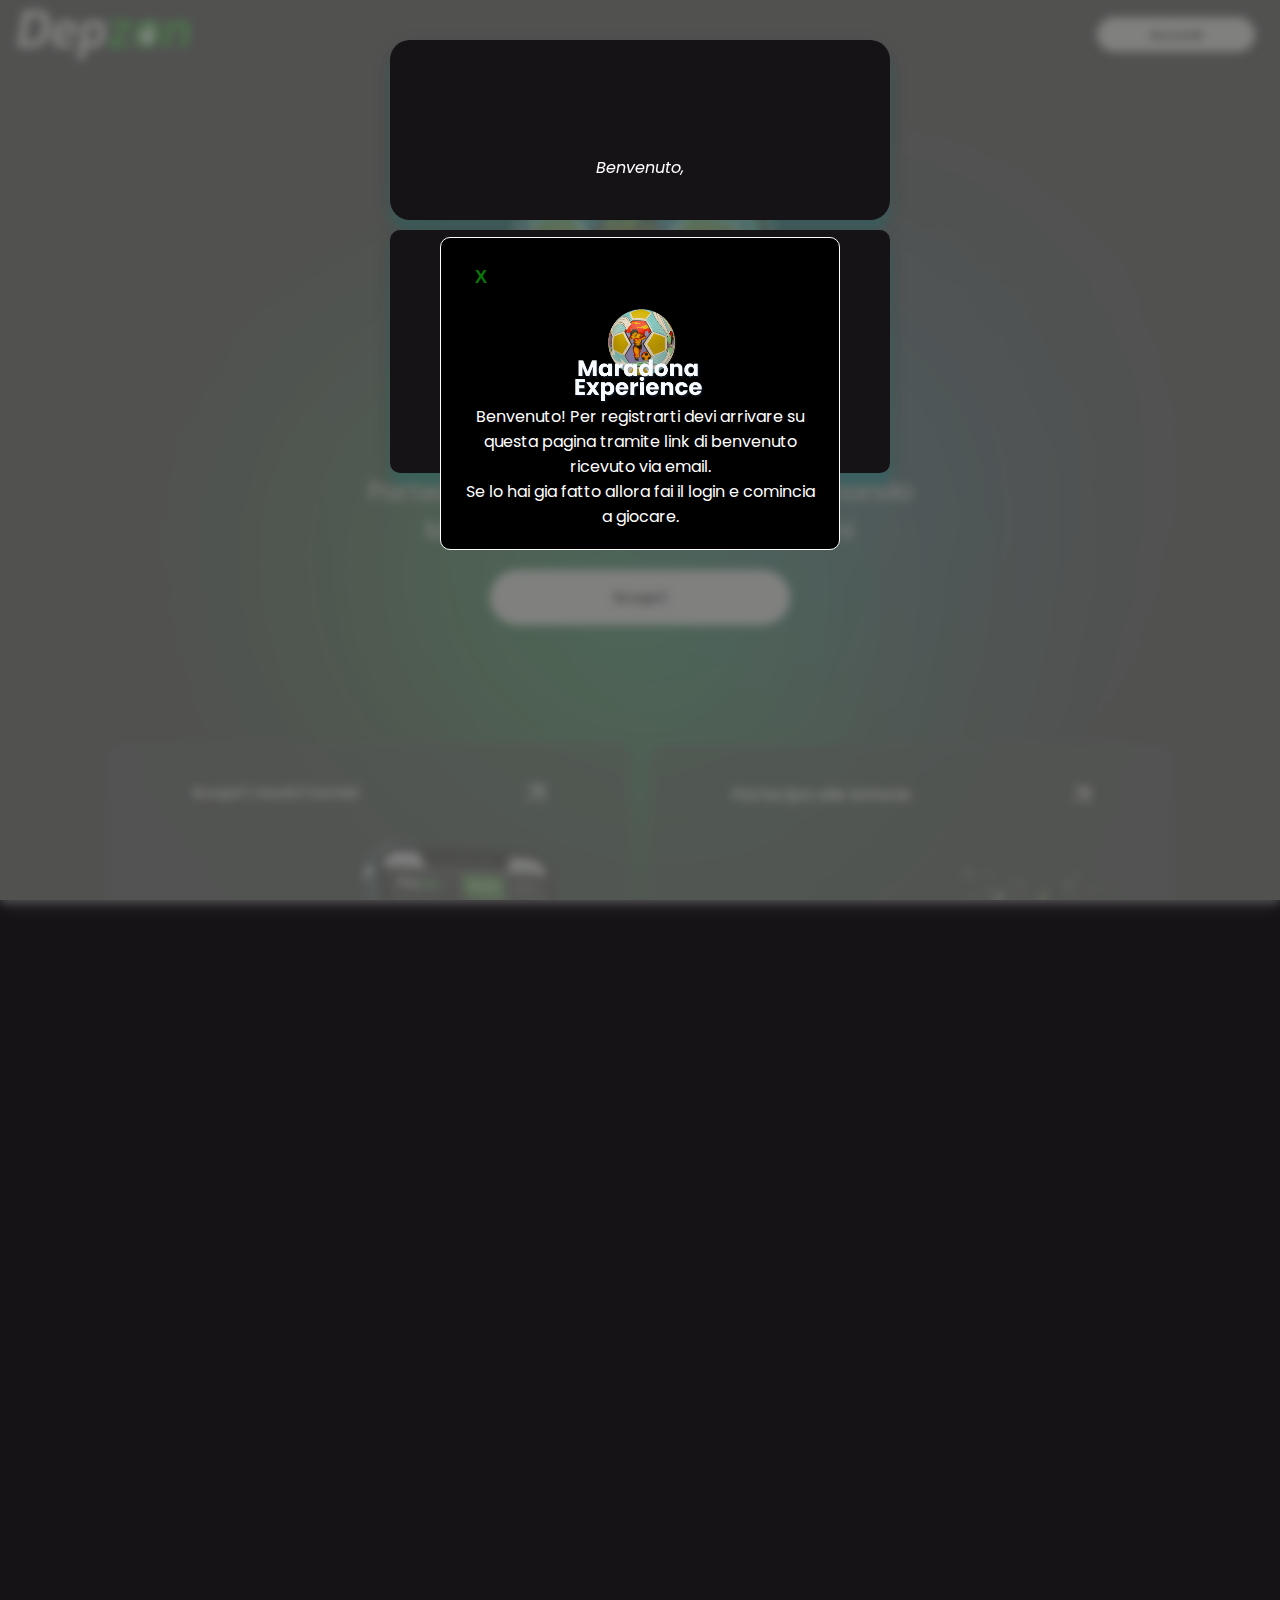
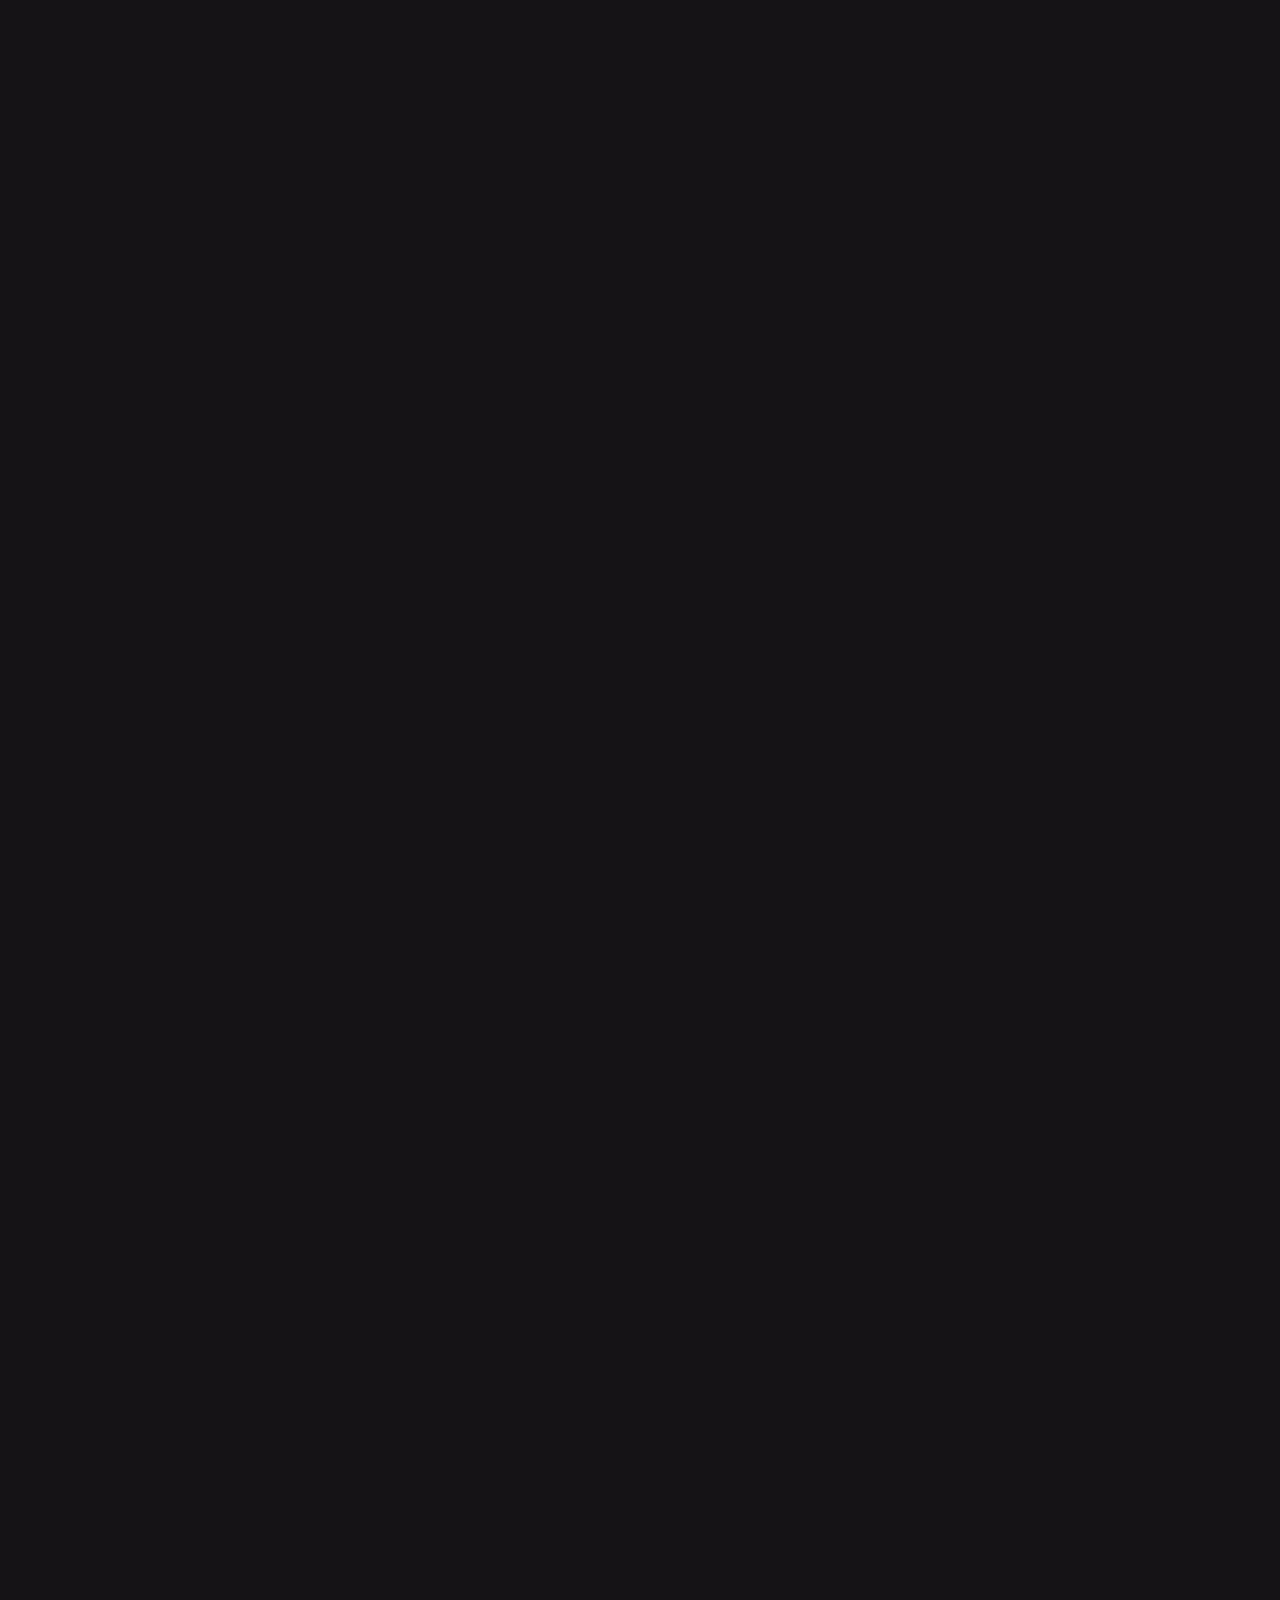
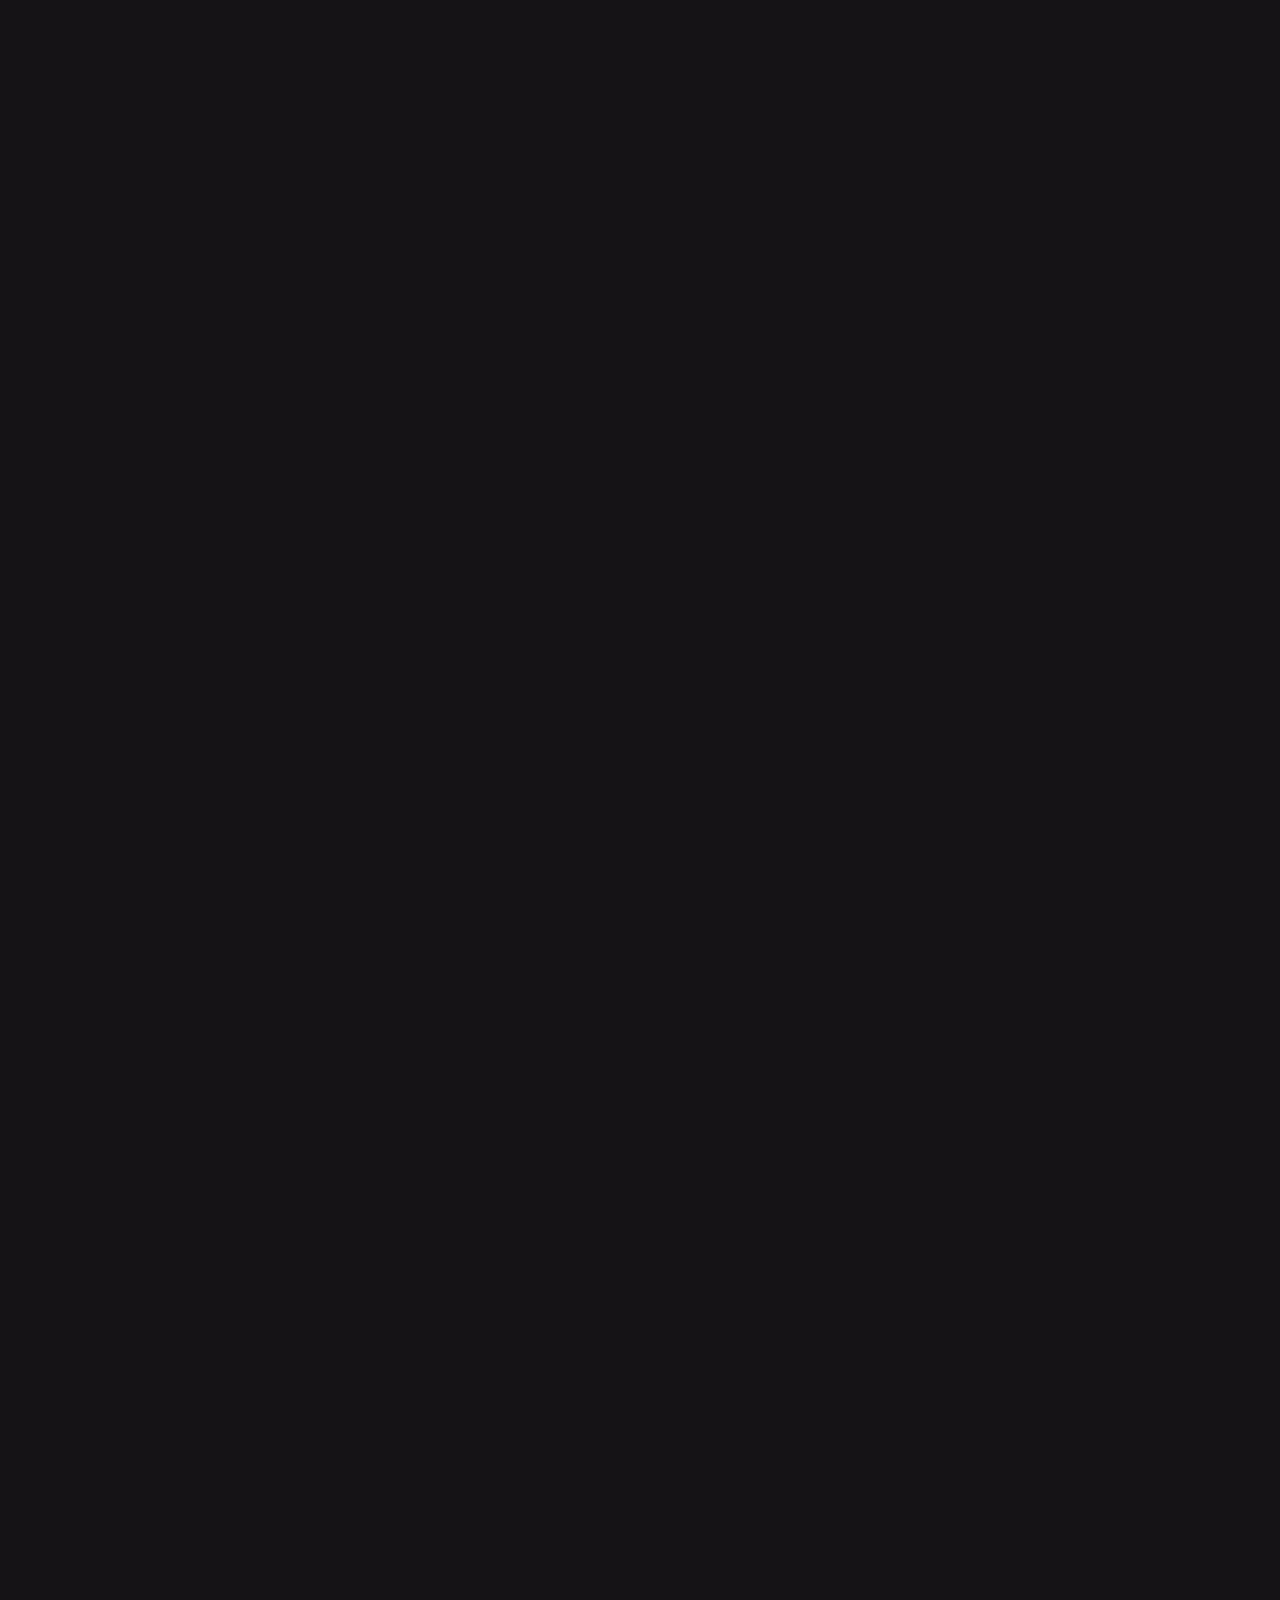
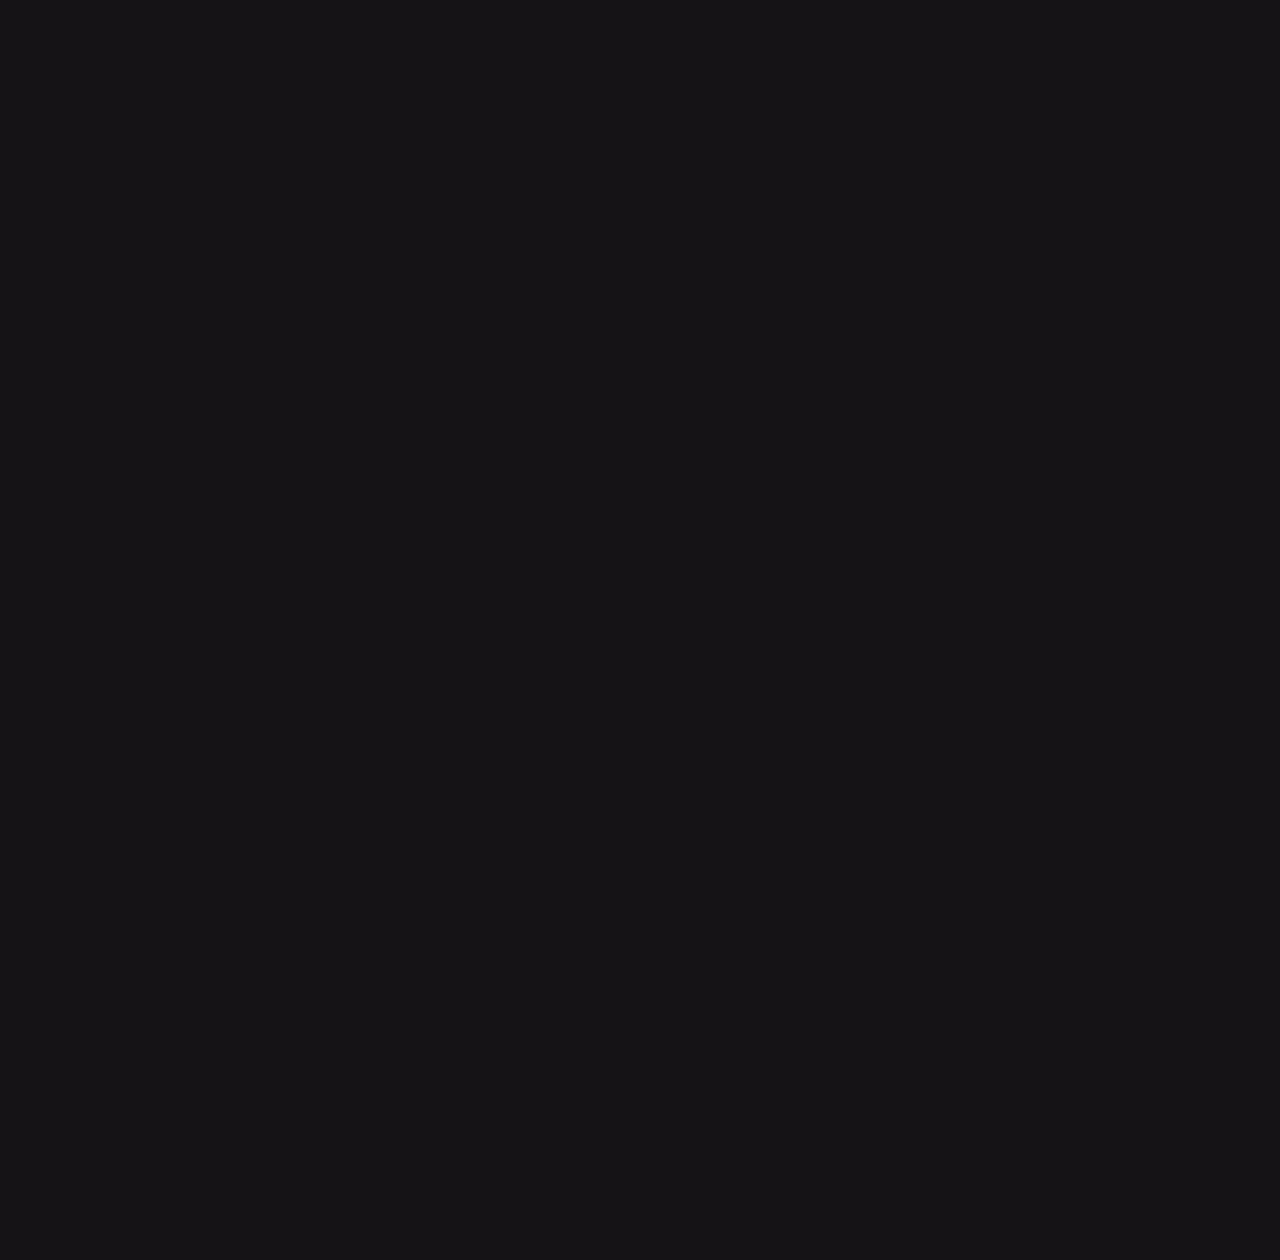
<file: index.html>
<!DOCTYPE html>
<html lang="it">
  <head>
    <meta charset="UTF-8" />
    <meta name="viewport" content="width=device-width, initial-scale=1.0" />
    <title>Maradona Experience</title>
    <link rel="stylesheet" href="css/overlay.css" />
    <link rel="stylesheet" href="css/style.css" />
    <link rel="stylesheet" href="css/queries.css" />
    <link rel="stylesheet" href="css/background.css" />
    <link rel="stylesheet" href="css/loginForm.css" />
    <link rel="stylesheet" href="https://cdnjs.cloudflare.com/ajax/libs/font-awesome/6.0.0-beta3/css/all.min.css" />
  </head>

  <body>
    <div id="overlay-container">
      <div class="overlay">
        
        <div class="overlay_header" id="top">
          <div class="overlay_header_img"></div>
          <img src="./images/Depzon.png" alt="logo-depzon" class="overlay_img" />
          <p>Benvenuto, <span id="name"></span></p>
        </div>

        <div class="overlay-content">
          <div class="overlay-content_title_container">
            <img src="./images/logoExperience.png" alt="logo-maradona-experience" class="logo-maradona-experience" />
          </div>
          <button id="toggle-register" class="register-button button">Registrati <span class="arrow">▼</span></button>

          <div id="registration-form" class="hidden">
            <form>
              <div class="form-row">
                <div class="form-group">
                  <input type="text" id="first-name" placeholder=" " readonly required />
                  <label for="first-name"></label>
                </div>
                <div class="form-group">
                  <input type="text" id="last-name" placeholder=" " readonly required  />
                  <label for="last-name"></label>
                </div>
              </div>

              <div class="form-row form-row-mailTel">
                <div class="form-group">
                  <input type="text" id="email" placeholder=" " readonly required />
                  <label for="email"></label>
                </div>
                <div class="form-group">
                  <input type="text" id="phone" placeholder=" " readonly required />
                  <label for="phone"></label>
                </div>
              </div>

              <div class="form-row">
                <div class="form-group">
                  <input type="text" id="card-type" placeholder=" " readonly required  />
                  <label for="card-type"></label>
                </div>
                <div class="form-group">
                  <input type="text" id="nationality" placeholder=" " readonly required  />
                  <label for="nationality"></label>
                </div>
              </div>

              <p class="form_cta">Scegli uno username ed una password per completare la registrazione</p>

              <div class="username-password-group">
                <div class="form-group">
                  <input type="text" id="username" placeholder=" " required />
                  <label for="username">Username</label>
                </div>
                <div class="form-group password-container">
                  <input type="password" id="password" placeholder=" " required />
                  <label for="password">Password</label>
                  <button class="password-toggle" type="button" onclick="togglePassword()">
                    <i class="fas fa-eye"></i>
                  </button>
                </div>
              </div>

              <div class="terms-conditions_box">
                <label for="terms-conditions" class="terms-conditions_box_label">
                  Accetto i <a href="#" target="_blank">Termini e Condizioni</a>            <!-- Missing terms-conditions -->
                </label>
                <input type="checkbox" id="terms-conditions" required />
              </div>

              <button type="submit" class="submit-button">Submit</button>
            </form>
          </div>

          <a id="continue-link" class="continue-link">
            Sei già registrato? <br><span class="continue">Login</span>
          </a>
        </div>
      </div>
    </div>

    <div class="background-container">
      <div class="background">
        <img src="./images/bg_gradient.png" alt="background" class="decoration decoration1" />
        <img src="./images/bg_gradient.png" alt="background" class="decoration decoration2" />
      </div>
    </div>

    <div class="login-overlay">
      <div class="login-form-container">
        <div class="login-form-header">
          <h2>Accedi ai tornei</h2>
          
        </div>
        <form id="login-form">
          <div class="form-group">
            <input type="text" id="login-username" class="login-form-input" placeholder=" " required />
            <label for="login-username">Username</label>
          </div>

          <div class="form-group password-container">
            <input type="password" id="login-password" class="login-form-input" placeholder=" " required />
            <label for="login-password">Password</label>
            <button class="login-password-toggle" type="button" onclick="toggleLoginPassword()">
              <i class="fas fa-eye"></i>
            </button>
          </div>

          <button id="login-submit-button" type="submit" class="login-submit-button">Accedi</button>

          <a href="#" class="login-forgot-password-link">Hai dimenticato la password?</a>     <!-- Missing forgotten password link -->
          <a href="#" id="register-link" class="register-link">Se non sei ancora registrato, clicca qui</a>
        </form>
      </div>
    </div>

    <div class="container">
      <div class="top_content">
        <header>
          <aside>
            <a href="/index.html">
              <img src="./images/Depzon.png" alt="logoDepzon" class="logoDepzon" />
            </a>
          </aside>
          <nav>
            <a class="button hoverBtn signinBtn" id="loginBtn">Accedi</a>
          </nav>
        </header>

        <section class="hero_section">
          <div class="hero_content">
            <img src="./images/maradona_soccerball.png" alt="maradona_soccerball" class="hero_img" />
            <h1 class="hero_section_title">Maradona Experience</h1>
          </div>
          <p class="hero_section_text">
            Partecipa ai giochi a tema Diego Armando <br />
            Maradona e vinci fantastici premi
          </p>
          <a href="#info" class="discoverMoreBtn">Scopri</a>
        </section>
      </div>

      <main class="main_content">
        <section class="cards_container">
          <article class="card card1">
            <a href="javascript:void(0);" class="card_link" id="card-link-tournaments">
              <div class="card_content_top">
                <p>Scopri i nostri tornei</p>
               <img src="./images/Arrow_1.png" alt="arrow" class="arrow">
              </div>
              <div class="card_content_bottom">
                <h4>Tornei</h4>
                <img
                  src="./images/smartphone_tornei.png"
                  alt="smartphone_tornei"
                  class="card_img card_img1 smartphone_tornei"
                />
              </div>
            </a>
          </article>

          <article class="card card2">
            <a href="javascript:void(0);" class="card_link">
              <div class="card_content_top">
                <p>Partecipa alle lotterie</p>
                <img src="./images/Arrow_1.png" alt="arrow" class="arrow">
              </div>
              <div class="card_content_bottom">
                <h4 class="card2_h4">Lotterie</h4>
                <img
                  src="./images/lotteyImg.png"
                  alt="smartphone_tornei"
                  class="card_img card_img2 "
                />
              </div>
            </a>
          </article>

          <article class="card card3">
            <a href="javascript:void(0);" class="card_link">
              <div class="card_content_top">
                <p>Vinci tanti premi</p>
                <img src="./images/Arrow_1.png" alt="arrow" class="arrow">
              </div>
              <div class="card_content_bottom">
                <h4 class="card3_h4">Giochi</h4>
                <img
                  src="./images/gamesImg.png"
                  alt="gamesImg"
                  class="card_img card_img3"
                />
              </div>
            </a>
          </article>
        </section>

        <section class="tournament_container" id="info">
          <h4 class="tournament_container_title">I tornei</h4>
          <article class="tournament_container_desc">
            <p class="tournament_container_desc_p1">
              I tornei <strong>Maradona Experience</strong> sono tornei digitali dove gli utenti competono tra loro per
              il miglior punteggio. L'obiettivo del gioco è pronosticare i risultati delle partite di calcio dei
              principali campionati del mondo.
            </p>
            <p class="tournament_container_desc_p2">
              Più pronostici indovini, più diamanti accumulerai e più avanzerai in <br />
              classifica, aggiudicandoti i premi migliori.
            </p>
            <a class="button hoverBtn discoverRulesBtn discoverRulesBtn1" href="#rules"
              >Scopri il regolamento e partecipa
            </a>
          </article>
        </section>

        <section class="banner_container">
          <article class="banner_container_top">
            <h4>
              Come accedere a <br />
              Maradona Experience
            </h4>
            <p>
              I nostri giochi sono riservati ai clienti di "Maradona Soccerball", la collezione ufficiale in edizione
              limitata di palloni da calcio illustrati e marchio Diego Armando Maradona&reg;
            </p>
          </article>

          <article class="banner_container_bottom">
            <img src="./images/gold_card.png" alt="gold_card" class="gold_card_img" />
            <div class="banner_container_bottom_desc">
              <p>
                Per accedere ai tornei avrai bisogna della VIP Member Gold Card o Silver Card. <br />
                Potrai trovare la Gold Card all'interno della confezione di "Maradona Comic Soccerball 1982", il primo
                pallone da calcio artistico in edizione limitata dedicato al Pibe de Oro. Scopri di più su
                <span><a href="https://maradonasoccerball.com/">maradonasoccerball.com</a></span>
              </p>
              <a class="button hoverBtn discoverRulesBtn discoverRulesBtn2" href="#rules"
                >Scopri il regolamento e partecipa
              </a>
            </div>
          </article>
        </section>

        <section class="big_cards_container">
          <h4>
            Vuoi partecipare ai tornei senza <br />
            acquistare il pallone?
          </h4>

          <div class="big_cards_container_box">
            <article class="big_card big_card1">
              <p>
                Semplice: fai tua la VIP Member Silver Card, un oggetto da collezione con tecnologia NFC che ti
                permetterà di giocare utilizzando il codice che trovi sul retro.
              </p>
              <div class="big_card_img_wrapper">
                <img src="./images/silver_card.png" alt="silver_card" class="big_card_img big_card_img1" />
              </div>
              <a href="" class="button buy_registerBtn">ACQUISTA LA SILVER CARD</a>            <!-- Missing link "where to buy the silver card" -->
            </article>

            <article class="big_card big_card2">
              <p>
                Possiedi già una delle due card? Premi il pulsante e registrala subito sul sito di Maradona Soccerball.
                Riceverai una email <br />
                con tutte le istruzioni.
              </p>
              <div class="big_card_img_wrapper">
                <img
                  src="./images/smarphone_maradona_site.png"
                  alt="smarphone_maradona_site"
                  class="big_card_img big_card_img2"
                />
              </div>
              <a
                href="https://maradonasoccerball.com/registrazione-pallone/#registrazione"
                class="button buy_registerBtn"
                >REGISTRA LA SILVER CARD</a
              >
            </article>
          </div>
        </section>

        <section class="rules_container" id="rules">
          <h4>Come funzionano i tornei?</h4>
          <article class="rules_container_right">
            <p class="rules_container_right_up">
              Maradona Experience sono una serie di tornei, giochi e lotterie dedicate a Maradona. I tornei sono
              ospitati su Depzon ed è possibile partecipare solo se si hanno la Gold card o la Silver card. Entrambe le
              card servono come "invito" per accedere ai tornei esclusivi. Chi non ha una delle card non può partecipare
              ai tornei.
            </p>
            <p class="rules_container_right_up">
              Una volta che l'utente si è <span> REGISTRATO</span>, può <span>ISCRIVERSI</span> a tutti i tornei pagando
              la relativa quota di iscrizione. <br />
              Il torneo per il biliardino sarà ancora più esclusivo e potranno iscriversi gratuitamente solo i
              possessori delle Gold card. Nessun altro potrà partecipare a questo torneo, nemmeno a pagamento.
            </p>
            <p class="rules_container_right_up">
              Gli altri tornei avranno una quota di ingresso e una vincita di buoni Amazon, premi casinò o anche il
              pallone stesso (una buona soluzione per rendere la Silver Card e i palloni correlati).
            </p>
            <img src="./images/monitor_tornei.png" alt="monitor_tornei" class="rules_container_right_img" />
            <p class="rules_container_right_down">
              Per acquistare <span>CREDITO</span>, gli utenti devono acquistare quel credito su Depzon. La Silver <br />
              card costerà 9€ e comprenderà 5€ di credito. La Gold Card non avrà credito all'interno ma l'utente potrà
              partecipare al torneo esclusivo del biliardino.
            </p>
            <p class="rules_container_right_down">
              Ad esempio, un torneo settimanale potrebbe avere come premio una quota fissa di 100€ <br />di buoni Amazon
              più un 20% della quota di iscrizione (ad esempio 5€).
            </p>
            <p class="rules_container_right_down">
              Un torneo mensile può avere come premio il pallone, indipendentemente dagli iscritti. Se <br />
              si raggiunge una certa quota si aggiunge un pallone per il secondo posto e poi buoni amazon o casinò a
              scalare.
            </p>
          </article>
        </section>
      </main>

      <footer>
        <img src="./images/Depzon.png" alt="logoDepzon" class="footer_logo" />

        <ul class="footer_links">
          <li><a href="" class="footer_links_item">Contatto</a></li>                <!-- Missing contacts -->
          <li><a href="" class="footer_links_item">Termini e Condizioni</a></li>     <!-- Missing terms-conditions -->
        </ul>

        <ul class="footer_accepted-payments">
          <li><img src="./images/site-blindado.svg" alt="site-blindado_img" /></li>
          <li><img src="./images/Mastercard.svg" alt="Mastercard" /></li>
          <li><img src="./images/VISA.svg" alt="Visa" /></li>
          <li><img src="./images/Paypal.svg" alt="Paypal" /></li>
          <li><img src="./images/Discover-Card.svg" alt="Discover-Card" /></li>
          <li><img src="./images/american-express.svg" alt="american-express" /></li>
          <li><img src="./images/Pix.svg" alt="Pix" /></li>
        </ul>

        <p class="thinner_text">Depzon</p>
        <p class="thinner_text">Accettiamo solo clienti di età superiore ai 18 anni.</p>

        <img src="./images/18+.png" alt="18+" class="footer_18img" />

        <p class="thinner_text"><span class="purple">&copy;</span> Depzon. Tutti i diritti riservati.</p>
      </footer>
    </div>

    <script type="module" src="js/script.js"></script>
    <script type="module" src="js/login.js"></script>
    <script type="module" src="js/fetchData.js"></script>
    <script type="module" src="js/registration.js"></script>
  </body>
</html>
</file>
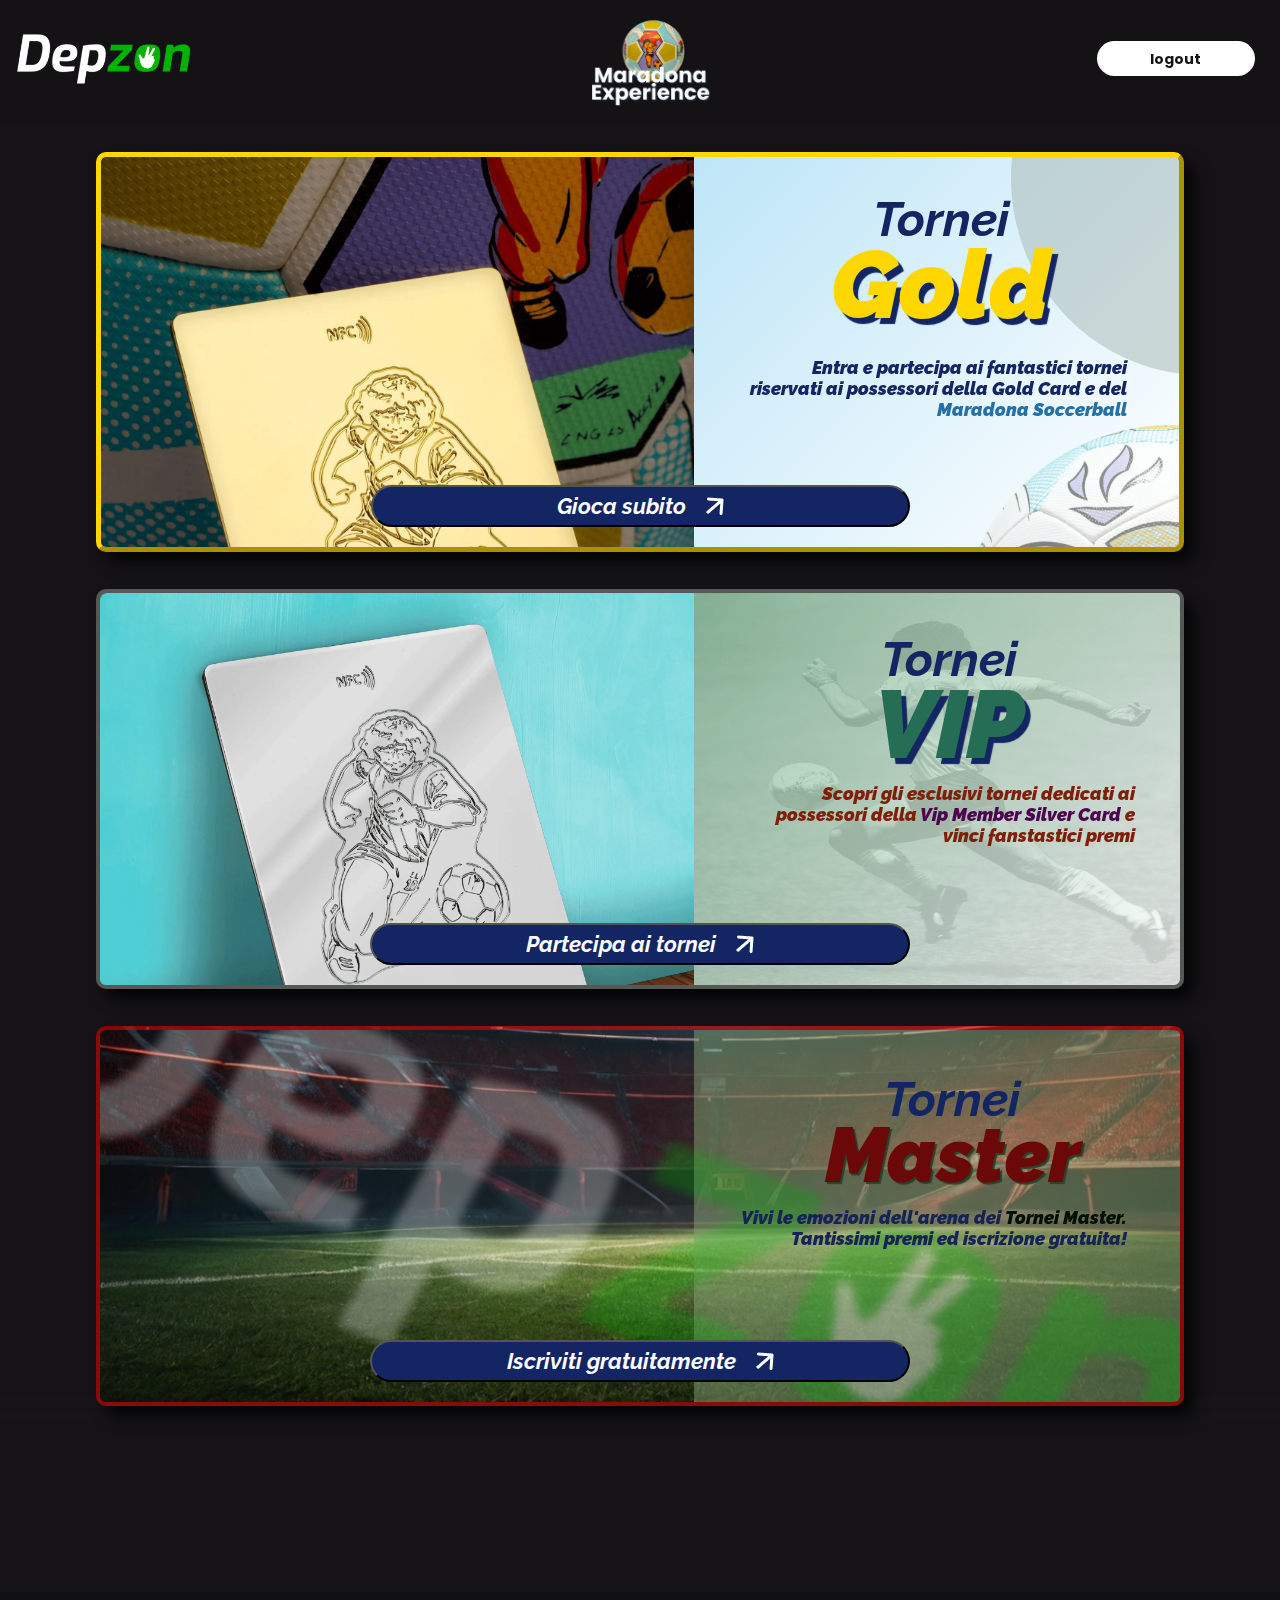
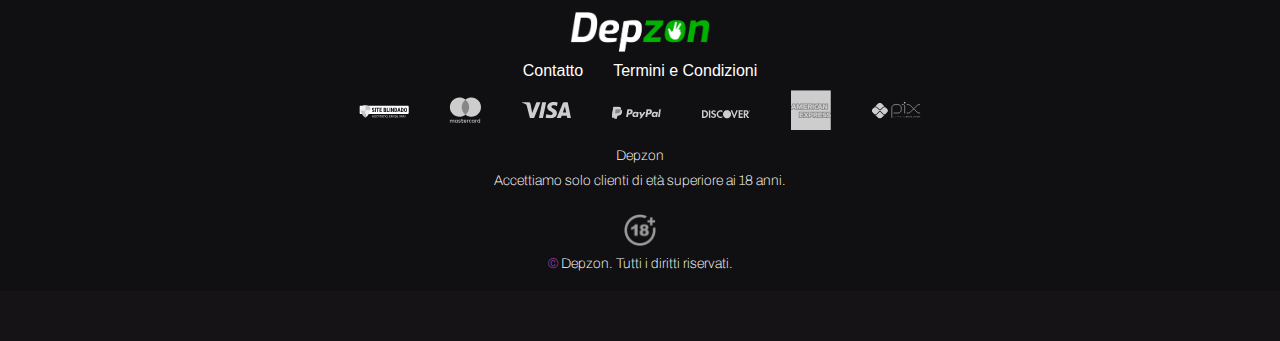
<file: tournaments.html>
<!DOCTYPE html>
<html lang="it">
  <head>
    <meta charset="UTF-8" />
    <meta name="viewport" content="width=device-width, initial-scale=1.0" />
    <title>Tournaments</title>
    <link rel="stylesheet" href="css/tournaments.css" />
    <link rel="stylesheet" href="css/style.css" />
    <link rel="stylesheet" href="css/queries.css" />
    <link rel="stylesheet" href="css/background.css" />
    <link rel="stylesheet" href="css/loginForm.css" />
    <link rel="stylesheet" href="https://cdnjs.cloudflare.com/ajax/libs/font-awesome/6.0.0-beta3/css/all.min.css" />
  </head>

  <body>
    <div class="container2">
      <div class="top_content">
        <header>
          <aside>
            <a href="/index.html">
              <img src="./images/Depzon.png" alt="logoDepzon" class="logoDepzon" />
            </a>
          </aside>
          <aside>
            <img
              src="./images/logoExperience.png"
              alt="logo-maradona-experience"
              class="logo-maradona-experience-medium"
            />
          </aside>
          <nav>
            <a class="button hoverBtn signinBtn" id="logoutBtn">logout</a>
          </nav>
        </header>

        <div></div>
      </div>

      <main class="main_content2">
        <section class="tournaments_page_section">
          <div class="tournaments_page_cards_container">
            <article class="tournaments_page_card tournaments_page_card_gold">
              <img
                src="./images/gold_card3.png"
                alt="tornei-gold"
                class="tournaments_page_card_img tournaments_page_card_img_gold"
              />
              <div class="tournaments_page_card_gold_box_right">
                <h2 class="tournaments_page_card_gold_title">
                  Tornei <br />
                  <span> Gold </span>
                </h2>

                <p class="tournaments_page_card_gold_desc">
                  Entra e partecipa ai fantastici tornei riservati ai possessori della Gold Card e del
                  <a href="https://maradonasoccerball.com/"> Maradona Soccerball</a>
                </p>
                <div class="circle_div"></div>
                <img src="./images/pallone-maradona.webp" alt="maradona_soccerball" class="maradona_soccerball" />
              </div>
              <button class="cta_tornei_gold">
                Gioca subito <img src="./images/Arrow_1.png" alt="arrow" class="arrow" />
              </button>
            </article>

            <article class="tournaments_page_card tournaments_page_card_silver">
              <img
                src="./images/silver-card-maradona2.png"
                alt="tornei-silver"
                class="tournaments_page_card_img tournaments_page_card_img_silver"
              />
              <div class="tournaments_page_card_silver_box_right">
                <div class="circle_div2"></div>
                <img src="./images/maradona-imagen.jpg" alt="maradona-image" class="maradona-img" />
                <h2 class="tournaments_page_card_silver_title">
                  Tornei <br />
                  <span class="tournaments_page_card_silver_title_span">VIP</span>
                </h2>
                <p class="tournaments_page_card_silver_desc">
                  Scopri gli esclusivi tornei dedicati ai possessori della <span>Vip Member Silver Card</span> e vinci
                  fanstastici premi
                </p>
              </div>

              <button class="cta_tornei_silver">
                Partecipa ai tornei <img src="./images/Arrow_1.png" alt="arrow" class="arrow" />
              </button>
            </article>

            <article class="tournaments_page_card tournaments_page_card_master">
              <div class="tournaments_page_card_master_box_left">
                <img src="./images/Depzon.png" alt="logo-depzon" class="logo-depzon-background" />
              </div>

              <div class="tournaments_page_card_master_box_right">
                <h2 class="tournaments_page_card_master_title">
                  Tornei <br />
                  <span class="tournaments_page_card_master_title_span">Master</span>
                </h2>
                <p class="tournaments_page_card_master_desc">
                  Vivi le emozioni dell'arena dei <span>Tornei Master.</span> Tantissimi premi ed iscrizione gratuita!
                </p>
              </div>

              <button class="cta_tornei_master">
                Iscriviti gratuitamente <img src="./images/Arrow_1.png" alt="arrow" class="arrow" />
              </button>
            </article>
          </div>
        </section>
      </main>

      <footer>
        <img src="./images/Depzon.png" alt="logoDepzon" class="footer_logo" />

        <ul class="footer_links">
          <li><a href="" class="footer_links_item">Contatto</a></li>                  <!-- Missing contacts -->
          <li><a href="" class="footer_links_item">Termini e Condizioni</a></li>       <!-- Missing terms-conditions -->
        </ul>

        <ul class="footer_accepted-payments">
          <li><img src="./images/site-blindado.svg" alt="site-blindado_img" /></li>
          <li><img src="./images/Mastercard.svg" alt="Mastercard" /></li>
          <li><img src="./images/VISA.svg" alt="Visa" /></li>
          <li><img src="./images/Paypal.svg" alt="Paypal" /></li>
          <li><img src="./images/Discover-Card.svg" alt="Discover-Card" /></li>
          <li><img src="./images/american-express.svg" alt="american-express" /></li>
          <li><img src="./images/Pix.svg" alt="Pix" /></li>
        </ul>

        <p class="thinner_text">Depzon</p>
        <p class="thinner_text">Accettiamo solo clienti di età superiore ai 18 anni.</p>

        <img src="./images/18+.png" alt="18+" class="footer_18img" />

        <p class="thinner_text"><span class="purple">&copy;</span> Depzon. Tutti i diritti riservati.</p>
      </footer>
    </div>

    <script type="module" src="js/script.js"></script>
    <script type="module" src="js/login.js"></script>
  </body>
</html>
</file>
<file: css/overlay.css>
:root {
  --main-color: #151316;
  --secondary-color: #ffffff;
  --desc-font--color: #077708;
  --cards--Bkg-color: rgb(31, 37, 36, 0.6);
  --hoverCards-bkg--color: rgb(15, 68, 16);
  --hoverBtn-bkg--color: rgb(234, 238, 238);
  --link--font-color: rgb(4, 156, 4);
  --footer-bkg-color: rgb(0, 0, 0, 0.2);
  --h4-font-size-small: 2.375rem;
  --h4-font-size-medium: 2.5rem;
  --h4-font-size-large: 2.875rem;
}

/*-------------Buttons-----------*/

.register-button {
  background: linear-gradient(135deg, #00b300, #009900) !important;
  color: white !important;
  margin: 20px;
  padding: 12px 25px;
  width: 80%;
  border: none;
  border-radius: 8px;
  cursor: pointer;
  font-size: 20px;
  font-weight: 900;
  letter-spacing: 1px;
  transition: all 0.3s ease;
  box-shadow: 0 4px 6px rgba(0, 0, 0, 0.2);
  position: relative;
  overflow: hidden;
  animation: pulse 10s infinite ease-in-out;
}

.register-button:hover {
  background-color: rgb(15, 175, 15) !important;
  color: white;
}

.register-button:active {
  transform: translateY(0) scale(0.98);
  box-shadow: 0 3px 6px rgba(0, 0, 0, 0.2);
}

.register-button .arrow {
  font-size: 15px;
  display: inline-block;
  margin-left: 10px;
  transform: rotate(0deg);
  transition: transform 0.3s ease;
  color: var(--secondary-color);
}

.continue-link {
  display: block;
  margin-top: 20px;
  color: #007bff;
  text-decoration: none;
  font-size: 16px;
  width: 80%;
  text-align: center;
  cursor: pointer;
}

.continue-link:hover {
  text-decoration: underline;
  scale: 1.02;
}

.submit-button {
  margin-top: 20px;
  padding: 10px 20px;
  background-color: #007bff;
  color: white;
  border: none;
  border-radius: 5px;
  cursor: pointer;
  font-size: 16px;
  letter-spacing: 1px;
}

/*----------registration form ids--------*/

#registration-form {
  margin-top: 20px;
  transition: opacity 0.3s ease, transform 0.3s ease;
}

#registration-form.hidden {
  opacity: 0;
  transform: scaleY(0);
}

#registration-form.active {
  display: block;
  opacity: 1;
  transform: scaleY(1);
}

/*----------overlay content--------*/

.overlay {
  overflow-y: auto;
  display: flex;
  flex-direction: column;
  align-items: center;
  position: fixed;
  top: 0;
  left: 0;
  width: 100%;
  height: 100%;
  background-color: rgba(128, 130, 127, 0.6);
  z-index: 1000;
  backdrop-filter: blur(5px);
  padding-bottom: 150px;
  padding-top: 20px;
  max-height: 100vh;
  transition: justify-content 0.3s ease;
  box-shadow: 0 4px 8px rgba(237, 237, 237, 0.2), 0 6px 20px rgba(243, 237, 237, 0.1);
}

.overlay_img {
  width: 50%;
  opacity: 0;
  transform: translateX(100px);
  animation: slideIn 1.2s ease-out forwards;
  transition: transform 0.1s ease, opacity 0.3s ease;
  border-radius: 10px;
}

.overlay.active {
  justify-content: space-between;
}

.overlay_header {
  display: flex;
  flex-direction: column;
  justify-content: center;
  align-items: center;
  margin-bottom: 10px;
  margin-top: 20px;
  min-width: 30%;
  height: auto;
  max-width: 80%;
  background-color: #151316;
  padding: 40px 20px;
  border-radius: 20px;
  font-style: italic;
  max-width: 500px;
  width: 90%;
  box-shadow: 0 12px 12px rgba(5, 145, 145, 0.2), 0 6px 20px rgba(0, 0, 0, 0.1);
}

.overlay_header p {
  color: var(--secondary-color);
}

.overlay_header span {
  color: var(--desc-font--color);
}

.overlay-content_title_container h3 {
  font-size: 16px;
  text-shadow: 0px 1px 1px rgba(10, 124, 144, 0.417);
  color: #ffffff;
  font-style: italic;
  letter-spacing: 1.4;
}

.overlay-content_title_container {
  width: 100%;
  padding: 10px;
}

.logo-maradona-experience {
  width: 130px;
}

.overlay_img {
  min-width: 180px;
  max-width: 300px;
}

.overlay-content {
  display: flex;
  justify-content: center;
  flex-direction: column;
  align-items: center;
  background-color: #151316;
  background-color: rgb(21, 19, 22);
  padding: 20px;
  border-radius: 10px;
  text-align: center;
  max-width: 500px;
  width: 90%;
  box-shadow: 0 5px 15px rgba(0, 0, 0, 0.3);
  position: relative;
  box-shadow: 0 12px 12px rgba(5, 145, 145, 0.2), 0 6px 20px rgba(0, 0, 0, 0.1);
  background-image: url(../images/bg_gradient.png);
  background-position: center;
  background-size: 200px;
  background-repeat: no-repeat;
}

.continue {
  color: var(--secondary-color);
}

.hidden {
  display: none;
}

/*-------------FORM------------*/

input {
  width: 100%;
  padding: 8px 15px;
  font-size: 16px;

  border-radius: 5px;
  margin-bottom: 15px;
  background-color: #cedced;
}

label {
  position: absolute;
  top: 10px;
  left: 15px;
  font-size: 14px;
  color: #134713;
  font-weight: 500;
  pointer-events: none;
  transition: 0.2s ease all;
}

.form-row {
  display: flex;
  gap: 20px;
  margin-bottom: 10px;
}

.form-group {
  position: relative;
  flex: 1;
}

.username-password-group {
  display: flex;
  flex-direction: column;
  gap: 16px;
  width: 100%;
  margin-top: 10px;
}

.username-password-group input {
  margin: 6px auto 2px auto;
  font-size: 16px;
  background-color: #00b300 !important;
  font-weight: 400;
  border-radius: 10px;
  padding: 20px 10px;
  display: flex;
  flex-direction: column;
  gap: 10px;
  min-width: 300px;
  max-width: 600px;
  border: solid 0.3px white;
}

.username-password-group label {
  padding-top: 14px;
  color: #ffffff;
  letter-spacing: 1.4;
  font-style: italic;
  font-size: 16px;
}

.password-container {
  display: flex;
  align-items: center;
  justify-content: center;
  position: relative;
}

.password-container input {
  flex-grow: 1;
  padding-right: 40px;
}

.password-container button {
  position: absolute;
  right: 10px;
  background: none;
  border: none;
  cursor: pointer;
}

.password-container i {
  font-size: 18px;
}

.password-toggle {
  margin-top: 5px;
}

.username-container {
  margin-top: 20px;
}

.form-row .form-group input {
  background-color: #cdd4d4;
  border: 2px solid #007bff;
}

.form-row-mailTel {
  height: auto;
  display: flex;
  gap: 10px;
  width: 100%;
}

.form-row-mailTel .form-group {
  flex-grow: 1;
}

.form-row-mailTel .form-group:first-child {
  flex-grow: 2;
}

.form-row-mailTel .form-group input {
  width: 100%;

  padding: 8px 15px;
  font-size: 16px;
  box-sizing: border-box;
}

#username:focus + label,
#username:not(:placeholder-shown) + label,
#password:focus + label,
#password:not(:placeholder-shown) + label {
  top: -30px;
  font-size: 14px;
  color: #007bff;
}

.form_cta {
  color: white;
  font-style: italic;
  font-size: 14px;
  margin: 20px auto 24px auto;
}

.terms-conditions_box {
  margin: auto;
  margin-top: 20px;
  width: 100%;
}

.terms-conditions_box .terms-conditions_box_label {
  position: static;
  display: inline-block;
  width: 100%;
  font-size: 16px;
  color: #00b300;
  margin: auto;
}

.terms-conditions_box .terms-conditions_box_label a {
  color: #007bff;
}

.terms-conditions_box #terms-conditions {
  margin: 0;
  height: 16px;
}

@keyframes slideIn {
  0% {
    opacity: 0;
    transform: translateX(100px);
  }
  100% {
    opacity: 1;
    transform: translateX(0);
  }
}

@keyframes pulse {
  0% {
    transform: scale(1);
    box-shadow: 0 0 10px rgba(0, 179, 0, 0.7);
  }
  50% {
    transform: scale(1.05);
    box-shadow: 0 0 20px rgba(0, 179, 0, 1);
  }
  100% {
    transform: scale(1);
    box-shadow: 0 0 10px rgba(0, 179, 0, 0.7);
  }
}

/*----------queries overlay---------*/

@media (max-width: 1400px) {
  .overlay_header {
    height: 180px;
    padding-top: 50px;
  }
}

@media (max-width: 540px) {
  .form-row-mailTel {
    display: flex;
    flex-direction: column;
    gap: 10px;
    width: 100%;
  }

  .form-row-mailTel .form-group {
    flex-grow: 1;
  }

  .form-row-mailTel .form-group:first-child {
    flex-grow: 2;
  }

  .form-row-mailTel .form-group input {
    width: 100%;
    padding: 8px;
    font-size: 16px;
    box-sizing: border-box;
  }
}

@media (max-width: 470px) {
  .overlay_header {
    height: 100px;
  }

  .continue-link {
    font-size: smaller;
    line-height: 1;
  }

  @media (max-width: 470px) {
    .overlay-content_title span {
      font-size: 18px;
      line-height: 0.8;
    }
  }

  #login-form label {
    position: absolute;
    top: 10px;
    left: 15px;
    font-size: 16px;
    color: #007bff;
    font-weight: 500;
    pointer-events: none;
    transition: 0.2s ease all;
  }

  #login-form label::focus + label {
    top: -130px;
    font-size: 16px;
    color: #007bff;
  }
}

@media (max-width: 358px) {
  .form-group {
    max-width: 80%;
  }

  #username {
    padding: 5px auto;
  }
}
</file>
<file: css/style.css>
@import url("https://fonts.googleapis.com/css2?family=Beth+Ellen&family=Open+Sans:ital,wght@0,300..800;1,300..800&family=Poppins:ital,wght@0,100;0,200;0,300;0,400;0,500;0,600;0,700;0,800;0,900;1,100;1,200;1,300;1,400;1,500;1,600;1,700;1,800;1,900&display=swap");
@import url("https://fonts.googleapis.com/css2?family=Archivo:ital,wght@0,100..900;1,100..900&family=Poppins:ital,wght@0,100;0,200;0,300;0,400;0,500;0,600;0,700;0,800;0,900;1,100;1,200;1,300;1,400;1,500;1,600;1,700;1,800;1,900&display=swap");

:root {
  --main-color: #151316;
  --secondary-color: #ffffff;
  --desc-font--color: #077708;
  --cards--Bkg-color: rgb(31, 37, 36, 0.6);
  --hoverCards-bkg--color: rgb(15, 68, 16);
  --hoverBtn-bkg--color: rgb(234, 238, 238);
  --link--font-color: rgb(4, 156, 4);
  --footer-bkg-color: rgb(0, 0, 0, 0.2);
  --h4-font-size-small: 2.375rem;
  --h4-font-size-medium: 2.5rem;
  --h4-font-size-large: 2.875rem;
}

* {
  margin: 0;
  padding: 0;
  box-sizing: border-box;
}

html,
body {
  max-width: 100vw;
  min-height: 100%;
  margin: 0;
  padding: 0;
  scroll-behavior: smooth;
  overflow-x: hidden;
}

body {
  background-color: var(--main-color);
  font-family: "Poppins", sans-serif;
}

#info {
  scroll-margin-top: 100px;
}

#rules {
  scroll-margin-top: 40px;
}

.hidden {
  visibility: hidden;
}

.no-scroll {
  overflow: hidden;
  height: 100vh;
}

.container {
  flex: 1;
  max-width: 100%;
  min-height: 100vh;
  display: flex;
  flex-direction: column;
  justify-content: center;
  align-items: center;
}

.container2 {
  background-image: url(/images/bg_gradient.png);
  background-repeat: no-repeat;
  background-size: contain;
}

/*---------global elements------*/


.logo-maradona-experience-medium {
  width: 120px;
  margin-top: 0px;
}

.mailSupport {
  color: red;
}

.logoDepzon {
  max-width: 175px;
  transform: translate(-1rem);
}

/*---------Buttons---------------*/

.button {
  display: inline-block;
  border-color: transparent;
  background-color: var(--secondary-color);
  color: var(--main-color);
  text-align: center;
  text-decoration: none;
  font-weight: 700;
  border-radius: 18px;
  cursor: pointer;
}

.signinBtn {
  transform: translateZ(0);
  will-change: transform;
  pointer-events: auto !important;
  touch-action: manipulation !important;
  -webkit-tap-highlight-color: transparent !important;
  width: 11.25em;
  height: 2.5em;
  padding: 8px;
  font-size: 14px;
  transition: all 0.3s ease;
  position: relative;
  overflow: hidden;
  cursor: pointer;
  transition: all 0.3s ease;
  animation: pulseGlow 2s infinite ease-in-out;
  z-index: 1000;
}

.signinBtn::before {
  content: "";
  position: absolute;
  top: -50%;
  left: -50%;
  width: 200%;
  height: 200%;
  background: radial-gradient(circle, rgba(52, 152, 219, 0.3), transparent);
  opacity: 0;
  animation: glowEffect 3s infinite ease-in-out;
  pointer-events: none;
}

.discoverMoreBtn {
  width: 60%;
  max-width: 300px;
  padding: 15px 20px;
  margin: 20px auto;
  border: none;
  border-radius: 50px;
  background-color: var(--secondary-color);
  color: var(--main-color);
  font-size: 1rem;
  font-weight: 700;
  text-align: center;
  text-decoration: none;
  cursor: pointer;
  outline: none;
  transition: background-color 0.3s ease, transform 0.3s ease;
  z-index: 97;
  position: relative;
}

.discoverMoreBtn:hover {
  background-color: var(--hoverBtn-bkg--color);
  transform: scale(1.05);
}

.discoverMoreBtn:active {
  transform: scale(0.98);
}

.discoverMoreBtn:focus {
  outline: none;
}

.discoverRulesBtn1 {
  width: 40%;
  height: 46px;
  font-size: 0.89rem;
  padding: 12px;
}

.discoverRulesBtn2 {
  width: 70%;
  height: 44px;
  font-size: 0.84rem;
  padding: 13px;
}

.buy_registerBtn {
  z-index: 1000;
  width: 88%;
  padding: 0.35rem 1rem;
  background-color: var(--secondary-color);
  color: var(--main-color);
  text-align: center;
  font-size: 1rem;
  font-weight: bold;
  border: none;
  border-radius: 20px;
  transition: transform 0.3s, background-color 0.3s;
  position: absolute;
  bottom: 2.6rem;
  left: 50%;
  transform: translateX(-50%);
}

.buy_registerBtn:hover {
  background-color: rgba(223, 223, 122, 0.9);
}

/*----------------TOP CONTENT-----------*/

.top_content {
  display: flex;
  flex-direction: column;
  justify-content: center;
  margin-bottom: 8.25em;
}

header {
  background-color: rgb(21, 19, 22, 0.9);
  position: fixed;
  top: 0;
  right: 0;
  left: 0;
  width: 100vw;
  padding: 0.625em 2vw;
  display: flex;
  align-items: center;
  justify-content: space-between;
  z-index: 100;
}

.hero_section {
  width: 100%;
  text-align: center;
  padding: 2rem 1rem;
  position: relative;
  display: flex;
  flex-direction: column;
  gap: 20px;
}

.hero_content {
  position: relative;
  width: 90%;
  max-width: 600px;
  margin: 0 auto;
  display: flex;
  flex-direction: column;
  justify-content: center;
  align-items: center;
}

.hero_img {
  width: 100%;
  height: auto;
  display: block;
}

.hero_section_title {
  position: absolute;
  top: 80%;
  left: 50%;
  transform: translate(-50%, -50%);
  color: var(--secondary-color);
  font-size: clamp(2.5rem, 5vw, 6rem);
  text-shadow: 2px 2px 5px rgba(0, 0, 0, 0.3);
  pointer-events: none;
  line-height: 0.9;
}

.hero_section_text {
  margin-top: 0.5rem;
  font-size: 1.6rem;
  color: var(--secondary-color);
}

/*-------------MAIN CONTENT-----------------*/
/*-------------cards container----------------*/

.main_content {
  flex: 1;
  padding: 1.25rem 0 3.125rem 0;
}

.cards_container {
  max-width: 88%;
  display: flex;
  flex-wrap: wrap;
  justify-content: space-between;
  align-items: center;
  padding: 0 1.25rem;
  margin: 0 auto 7.5rem auto;
}

.card {
  flex: 1 1 30%;
  margin: 0.625rem;
  background-color: var(--cards--Bkg-color);
  border-radius: 14px;
  box-shadow: 0px 4px 6px rgba(0, 0, 0, 0.1);
  display: flex;
  flex-direction: column;
  justify-content: center;
  align-items: center;
  font-size: 1rem;
  font-weight: bold;
  color: var(--secondary-color);
  border: solid 1px rgb(255, 255, 255, 0.1);
  cursor: pointer;
  transition: transform 0.3s ease, box-shadow 0.3s ease;
}

.card:hover {
  background-color: var(--hoverCards-bkg--color);
  box-shadow: 8px 8px 8px rgba(175, 172, 172, 0.1);
  transform: scale(1.05);
  border: none;
}

.card a {
  text-decoration: none;
  color: inherit;
}

.card_content_bottom {
  margin-top: 1.375rem;
  margin-left: 6.2rem;
  display: flex;
  justify-content: center;
  align-items: flex-end;
  padding: 0 1.8rem;
  box-sizing: border-box;
}

.card_content_bottom h4 {
  font-size: var(--h4-font-size-large);
  font-weight: 600;
  margin: 0 -5.8rem 1.6rem 0;
}

.card_img {
  max-width: 100%;
  height: auto;
  border-radius: 14px;
  margin-left: 5.8rem;
}

.card_img2 {
  padding-top: 28px;
}

.card_img3 {
  scale: 1.4 !important;
  padding-top: 30px;
  padding-bottom: 30px;
}

.card_img {
  height: auto;
  width: 73%;
  margin-top: 0.4rem;
  margin-right: 3.4rem;
}

.card_content_top {
  margin-top: 2.25rem;
  display: flex;
  justify-content: space-around;
  align-items: center;
  gap: 0px;
}

.card_content_top p {
  font-weight: 600;
}

.arrow {
  font-family: "Apple Color Emoji", "Segoe UI Emoji", "Noto Color Emoji", sans-serif;
  font-size: 1.375rem;
  color: var(--secondary-color);
  transition: transform 0.3s ease;
  text-decoration: none;
}

.arrow2 {
  font-family: "Apple Color Emoji", "Segoe UI Emoji", "Noto Color Emoji", sans-serif;
  font-size: 1.375rem;
  color: var(--secondary-color);
  transition: transform 0.3s ease;
  text-decoration: none;
}

.arrow:hover {
  color: yellow;
  scale: 1.4;
}

/*------Tournaments box index---------*/

.tournament_container {
  max-width: 84%;
  display: flex;
  flex-wrap: wrap;
  justify-content: space-around;
  align-items: center;
  padding-left: 1.25rem;
  margin: auto auto 7.5rem auto;
  color: white;
}

.tournament_container h4 {
  font-size: var(--h4-font-size-small);
  font-weight: 600;
  flex: 1;
  margin-bottom: 9.375rem;
}

.tournament_container_desc {
  flex: 1;
  display: flex;
  flex-direction: column;
  justify-content: center;
  gap: 1.875rem;
  margin-left: 2.5rem;
}

.tournament_container_desc_p1 {
  font-weight: 200;
  width: 55.25rem;
  font-size: 1.25rem;
}

.tournament_container_desc_p2 {
  color: var(--desc-font--color);
  font-size: 1.475rem;
  line-height: 1.05;
}

/*------------------Banner--------------------------*/

.banner_container {
  position: relative;
  width: 100%;
  overflow: hidden;
  border-radius: 14px;
  background-color: rgba(255, 255, 255, 0.03);
  max-width: 84%;
  margin: auto auto 13.75rem auto;
  display: flex;
  flex-direction: column;
  justify-content: space-between;
  align-items: center;
  padding: 5rem 12rem;
  gap: 6rem;
}

.banner_container_top {
  margin: 0 auto;
  text-align: center;
  max-width: 90%;
}

.banner_container_top h4 {
  font-size: var(--h4-font-size-medium);
  margin-bottom: 2rem;
  font-weight: 300;
  line-height: 1.1;
  color: var(--link--font-color);
}

.banner_container_top p {
  max-width: 44rem;
  font-size: 1rem;
  color: var(--secondary-color);
}

.banner_container_bottom {
  display: flex;
  justify-content: center;
  align-items: flex-start;
  gap: 2rem;
}

.banner_container_bottom_desc {
  width: 25rem;
  margin-bottom: 1.75rem;
  padding: 0;
  font-size: 0.95rem;
  color: var(--secondary-color);
  display: flex;
  flex-direction: column;
  gap: 1.5rem;
  line-height: 1.3;
}

.banner_container_bottom_desc span {
  text-decoration: underline;
  font-weight: bold;
  color: var(--link--font-color);
}

.banner_container_bottom_desc p {
  max-width: 21rem;
}

.banner_container_bottom_desc span a {
  text-decoration: none;
  color: var(--link--font-color);
}

.gold_card_img {
  max-width: 22rem;
  height: auto;
  margin-top: -2rem;
}

/*-------------------Big Cards container---------------------------*/

.big_cards_container {
  display: flex;
  flex-direction: column;
  justify-content: center;
  align-items: center;
  margin: auto;
  width: 84%;
  gap: 3.125rem;
  margin-bottom: 9.375rem;
  overflow: hidden;
}

.big_cards_container h4 {
  font-size: var(--h4-font-size-medium);
  font-weight: 600;
  line-height: 1.05;
  color: var(--secondary-color);
  text-align: center;
}

.big_cards_container_box {
  display: flex;
  flex-wrap: wrap;
  justify-content: space-between;
  gap: 3rem;
  width: 100%;
}

.big_card {
  display: flex;
  flex-direction: column;
  justify-content: space-between;
  align-items: center;
  background-color: var(--cards--Bkg-color);
  border-radius: 14px;
  box-shadow: 0px 4px 6px rgba(0, 0, 0, 0.1);
  border: 0.5px solid rgba(255, 255, 255, 0.1);
  padding-top: 45px;
  position: relative;
  flex: 1 1 44%;
  min-height: 650px;
  transition: background-color 0.3s, box-shadow 0.3s, transform 0.3s;
}

.big_card_img_wrapper {
  width: 90%;
  flex-grow: 1;
  display: flex;
  justify-content: center;
  align-items: flex-end;
  overflow: hidden;
}

.big_card_img1,
.big_card_img2 {
  width: 90%;
  height: auto;
}

.big_card_img2 {
  margin-left: 4rem;
}

.big_card p {
  margin-top: 1rem;
  color: var(--secondary-color);
  font-size: 1.3rem;
  line-height: 1.4;
  max-width: 73%;
  word-wrap: break-word;
  overflow: hidden;
  white-space: normal;
}

.big_card:hover {
  background-color: var(--hoverCards-bkg--color);
  box-shadow: 8px 8px 8px rgba(175, 172, 172, 0.1);
  scale: 1.01;
  border: none;
}

/*----------------------Rules Container---------------------------------*/

.rules_container {
  margin: auto;
  max-width: 88%;
  display: flex;
  flex-wrap: wrap;
  justify-content: space-between;
  padding: 4.6rem 0 1.875rem 1.625rem;
}

.rules_container_right {
  margin-left: 20px;
  max-width: 68.5%;
  display: flex;
  flex-direction: column;
  justify-content: center;
  align-items: flex-start;
  gap: 1.25rem;
}

.rules_container h4 {
  align-self: flex-start;
  font-size: var(--h4-font-size-medium);
  font-weight: 500;
  line-height: 1.05;
  color: var(--secondary-color);
  width: 30%;
}

.rules_container_right_up,
.rules_container_right_down {
  margin-left: 2.25rem;
  width: 83%;
  font-size: 1.143rem;
  font-weight: 300;
  line-height: 1.2;
  color: var(--secondary-color);
  word-spacing: 0;
}

.rules_container span {
  font-size: 1.15rem;
}

.rules_container_right_img {
  align-self: center;
  margin: 2.5rem 8.5rem 1.25rem 0;
  width: 94%;
  max-width: 38.5rem;
  object-fit: cover;
}

/*------------Footer--------------------*/

footer {
  position: relative;
  margin: 3.125rem auto;
  width: 100%;
  display: flex;
  flex-direction: column;
  justify-content: center;
  align-items: center;
  gap: 0.625rem;
  color: white;
  padding: 1.25rem;
  background-color: var(--footer-bkg-color);
}

footer ul {
  list-style-type: none;
  margin: auto;
  padding: 0;
}

.footer_links {
  display: flex;
  justify-content: space-around;
  align-items: center;
  font-weight: 100;
  font-family: Arial, Helvetica, sans-serif;
  gap: 1.875rem;
  flex-wrap: wrap;
}

.footer_links_item {
  text-decoration: none;
  color: var(--secondary-color);
  font-weight: bolder;
}

.footer_logo {
  width: 8.75rem;
  margin: auto;
}

.footer_accepted-payments {
  display: flex;
  justify-content: space-around;
  align-items: center;
  gap: 2.5rem;
  flex-wrap: wrap;
}

.footer_accepted-payments img {
  max-width: 50px;
}

.thinner_text {
  font-size: 0.875rem;
  font-family: "Archivo", serif;
  font-weight: 100;
}

.purple {
  color: rgb(192, 75, 192);
}

.footer_18img {
  width: 2rem;
  margin-top: 1rem;
}

/*-------------Custom Alert-----------*/

.custom-alert {
  display: flex;
  flex-direction: column;
  justify-content: center;
  align-items: center;
  text-align: center;
  max-width: 400px;
  z-index: 1000;
  background-color: black;
  color: var(--secondary-color);
  padding: 20px;
  border-radius: 10px;
  position: fixed;
  bottom: 350px;
  left: 50%;
  transform: translateX(-50%);
  border: solid 1px white;
}
.alert-overlay {
  position: fixed;
  top: 0;
  left: 0;
  width: 100%;
  height: 100%;
  background: rgba(0, 0, 0, 0.5);
  z-index: 999;
}

.close-alert {
  color: #077708 !important;
  font-weight: 900;
}

/*------------animations----------*/

@keyframes pulseGlow {
  0%,
  100% {
    transform: scale(1);
    box-shadow: 0 0 8px rgba(52, 152, 219, 0.3), 0 0 16px rgba(52, 152, 219, 0.2);
  }
  50% {
    transform: scale(1.03);
    box-shadow: 0 0 12px rgba(52, 152, 219, 0.5), 0 0 24px rgba(52, 152, 219, 0.4);
  }
}

@keyframes pulseGlowTitle {
  0%,
  100% {
    transform: scale(1);
    box-shadow: 0 0 8px rgba(52, 152, 219, 0.3), 0 0 16px rgba(52, 152, 219, 0.2);
  }
  50% {
    transform: scale(1.1);
    box-shadow: 0 0 12px rgba(52, 152, 219, 0.5), 0 0 24px rgba(52, 152, 219, 0.4);
  }
}

@keyframes glowEffect {
  0%,
  100% {
    opacity: 0;
    transform: scale(1);
  }
  50% {
    opacity: 1;
    transform: scale(1.1);
  }
}
</file>
<file: css/queries.css>
@media (max-width: 1530px) {
  .rules_container {
    flex-wrap: nowrap;
  }
}

@media (max-width: 1380px) {
  .top_content {
    margin-bottom: 2.25em;
  }

  .hero_section {
    width: 100%;
    gap: 0px;
  }

  .hero_img {
    width: 80%;
  }

  .discoverMoreBtn {
    width: 60%;
    margin: 20px auto;
    border-radius: 50px;
  }

  .tournament_container_title {
    text-align: center;
  }

  header {
    padding-left: 2rem;
  }
}

@media (max-width: 1274px) {
  .tournament_container h4 {
    margin-bottom: 1rem;
  }

  .elevatedCard {
    top: 10%;
    left: 64%;
    transform: translateX(-50%);
    scale: 0.9;
  }
}

@media (max-width: 1024px) {
  .elevatedCard {
    top: 10%;
    left: 60%;
    transform: translateX(-50%);
  }

  .discoverRulesBtn2 {
    width: 100%;
    margin: auto;
  }

  .discoverRulesBtn1 {
    width: 60%;
  }

  .hero_img {
    width: 100%;
  }

  .top_content {
    gap: 40px;
  }

  .hero_section_text {
    font-size: 1rem;
  }

  .card {
    flex: 1 1 45%;
  }
  .card_content_bottom {
    margin-left: 4.5rem;
    padding: 0 1.5rem;
  }
  .card_content_bottom h4 {
    margin: 0 -3.5rem 1.6rem 0;
  }
  .card_img {
    margin-left: 3.5rem;
  }

  .tournament_container {
    flex-direction: column;
    align-items: center;
    padding-left: 0.625rem;
  }

  .tournament_container h4 {
    margin-bottom: 2rem;
    text-align: center;
  }

  .tournament_container_desc {
    margin-left: 0;
    gap: 2.5rem;
  }

  .tournament_container_desc_p1,
  .tournament_container_desc_p2 {
    width: 90%;
    font-size: 1.15rem;
  }

  .banner_container {
    padding: 4rem 8rem;
    gap: 4rem;
  }

  .banner_container_top {
    max-width: 80%;
  }

  .banner_container_top p {
    max-width: 36rem;
  }

  .banner_container_bottom {
    flex-direction: column;
    align-items: center;
  }

  .banner_container_bottom_desc {
    width: 100%;
    text-align: center;
    gap: 3rem;
  }

  .gold_card_img {
    max-width: 18rem;
    margin-top: -1rem;
  }

  .big_card {
    flex: 1 1 45%;
    min-height: 400px;
  }

  .big_card p {
    font-size: smaller;
  }

  .rules_container {
    padding: 4rem 0 1.75rem 1.5rem;
    gap: 2rem;
  }

  .rules_container_right {
    max-width: 60%;
  }

  .rules_container h4 {
    width: 35%;
    margin-right: 1rem;
  }

  .rules_container_right_img {
    width: 90%;
    margin: 2.5rem 1.25rem 1.25rem 0;
  }

  .footer_links {
    gap: 1.25rem;
  }

  .footer_accepted-payments {
    gap: 1.5rem;
  }

  .footer_logo {
    width: 7rem;
  }

  .footer_18img {
    width: 1.8rem;
  }

  .thinner_text {
    font-size: 0.85rem;
  }
}

@media screen and (max-width: 920px) {
  .elevatedCard {
    top: 10%;
    left: 54%;
    transform: translateX(-50%);
    scale: 0.8;
  }
}

@media screen and (max-width: 768px) {
  .elevatedCard {
    top: 10%;
    left: 52%;
    transform: translateX(-50%);
    scale: 0.7;
  }

  header {
    padding-right: 1rem;
  }

  .hero_section {
    max-width: 100%;
    margin: 6rem auto;
  }
  .hero_section_title {
    font-size: 2.85srem;
  }
  .hero_section_text {
    font-size: 0.8rem;
    padding: 20px;
  }

  .discoverMoreBtn {
    width: 100%;
    font-size: 16px;
  }
  .hero_img {
    width: 50%;
  }

  .card {
    flex: 1 1 80%;
    margin: 0.5rem 0;
  }
  .card_content_bottom {
    margin-left: 5rem;
    padding: 0 1rem;
  }
  .card_content_bottom h4 {
    margin: 0 0 1rem 0;
  }
  .card_img {
    margin-left: 1rem;
  }

  .tournament_container {
    max-width: 100%;
    padding: 0 1rem;
  }

  .tournament_container h4 {
    font-size: var(--h4-font-size-small);
    text-align: center;
    margin-bottom: 4rem;
  }

  .tournament_container_desc {
    gap: 1.25rem;
    align-items: center;
  }

  .tournament_container_desc_p1,
  .tournament_container_desc_p2 {
    width: 100%;
    font-size: 1rem;
    text-align: center;
  }

  .banner_container {
    padding: 3rem 4rem;
  }

  .banner_container_top {
    max-width: 90%;
  }

  .banner_container_top p {
    font-size: 0.95rem;
    max-width: 30rem;
  }

  .banner_container_bottom_desc {
    font-size: 0.9rem;
    line-height: 1.25;
  }

  .gold_card_img {
    max-width: 16rem;
  }

  .big_card {
    flex: 1 1 100%;
    min-height: 420px;
    font-size: larger;
  }

  .big_card {
    max-width: 38rem;
  }

  .rules_container {
    padding: 3rem 0 1.5rem 1.25rem;
  }

  .rules_container_right {
    max-width: 100%;
    margin-left: 0;
  }

  .rules_container h4 {
    width: 100%;
    text-align: center;
  }

  .rules_container_right_up,
  .rules_container_right_down {
    margin-left: 0;
    width: 100%;
    font-size: 1.3rem;
  }

  .rules_container_right_img {
    width: 100%;
    max-width: none;
    margin: auto;
  }

  footer {
    flex-wrap: wrap;
    gap: 1.5rem;
  }

  .footer_links {
    gap: 1.5rem;
  }

  .footer_accepted-payments {
    gap: 1.5rem;
  }

  .footer_logo {
    width: 6.5rem;
  }

  .footer_18img {
    width: 1.5rem;
  }

  .thinner_text {
    font-size: 0.8rem;
  }
}

@media screen and (max-width: 660px) {
  .elevatedCard {
    top: 10%;
    left: 40%;
    transform: translateX(-50%);
    scale: 0.7;
  }

  .card2_h4 {
    font-size: 42px !important;
    margin-left: 6rem;
  }
}

@media screen and (max-width: 480px) {
  .elevatedCard {
    z-index: 1100;
    top: 10%;
    left: 40%;
    transform: translateX(-50%);
    scale: 0.6;
  }

  .smartphone_small {
    max-width: 40px;
    margin-top: 8px;
  }

  .logoDepzon {
    width: 80%;
  }

  .signinBtn {
    width: 7rem;
  }

  .big_cards_container {
    margin-bottom: 4rem;
  }

  .big_card p {
    font-size: 12px;
  }

  .big_card_img {
    width: 70%;
  }

  .big_card_img2 {
    margin-right: 40px;
  }

  .hero_section_text {
    font-size: 0.82rem;
    margin-top: -8px;
  }

  .hero_section_title {
    font-size: 2.5rem;
  }

  .hero_img {
    width: 70%;
  }

  .hero_content {
    width: 100%;
  }

  .card_content_bottom {
    margin-left: 3rem;
    padding: 0 0.5rem;
  }
  .card_content_bottom h4 {
    font-size: var(--h4-font-size-small);
    margin: 0 0 1rem 0;
  }
  .card_img {
    margin-left: 0rem;
    width: 50%;
  }

  .tournament_container {
    flex-direction: column;
    align-items: center;
    padding: 0;
  }

  .tournament_container h4 {
    font-size: var(--h4-font-size-medium);
    margin-bottom: 3rem;
  }

  .tournament_container_desc {
    gap: 1.5rem;
    padding: 0 0.5rem;
  }

  .tournament_container_desc_p1,
  .tournament_container_desc_p2 {
    font-size: 0.9rem;
    line-height: 1.2;
    text-align: center;
  }

  .discoverRulesBtn1 {
    width: 84%;
  }

  .discoverRulesBtn2 {
    font-size: 12px;
  }

  .banner_container {
    padding: 2rem 2rem;
    gap: 3rem;
  }

  .banner_container_top {
    max-width: 100%;
  }

  .banner_container_top h4 {
    font-size: var(--h4-font-size-small);
  }

  .banner_container_top p {
    font-size: 0.85rem;
    max-width: 100%;
  }

  .banner_container_bottom_desc {
    font-size: 0.85rem;
    gap: 1.6rem;
  }

  .gold_card_img {
    max-width: 14rem;
  }

  .big_card {
    flex: 1 1 100%;
    min-height: 300px;
    padding: 0 0.2rem;
  }

  .big_card p {
    font-size: 14px;
    width: 100%;
  }

  .rules_container {
    padding: 2.5rem 0 1.25rem 1rem;
  }

  .rules_container h4 {
    width: 100%;
    font-size: 1.6rem;
    text-align: center;
  }

  .rules_container_right_up,
  .rules_container_right_down {
    font-size: 1.2rem;
    width: 100%;
    margin-left: 0;
  }

  .rules_container_right_img {
    width: 100%;
    height: auto;
  }

  footer {
    flex-wrap: wrap;
    gap: 1rem;
    padding: 1rem;
  }

  .footer_links {
    gap: 1rem;
  }

  .footer_accepted-payments {
    gap: 1rem;
  }

  .footer_logo {
    width: 5rem;
  }

  .footer_18img {
    width: 1.2rem;
  }

  .thinner_text {
    font-size: 0.75rem;
  }

  .rules_container {
    flex-direction: column;
  }

  .card2_h4 {
    font-size: 37px !important;
    transform: translateX(3%);
  }

  .card_img2 {
    transform: translateX(10%);
  }
 
  .card_img3 {
    margin-left: 2.6rem;
    padding-top: 30px;
    padding-bottom: 30px;
  }

  .card3_h4 {
    transform: translateX(20%);
  }

  .custom-alert {
    bottom: 220px;
    width: 60%;
  }
}
</file>
<file: css/background.css>
.background-container {
    display: flex;
    position: relative;
    width: 100%;
    height: 0; 
    pointer-events: none; 
    z-index: -1; 
  }
  
  
  .decoration {
    position: absolute;
    width: 1400px; 
    height: 1400px;
    pointer-events: none; 
  }
  
  .decoration1 {
    top: 100px; 
    left: 50%; 
    transform: translateX(-50%); 
  }
  
  .decoration2 {
    top: 1700px; 
    left: 40%; 
   
  }

 

  @media (max-width: 1380px) {
    .decoration {
      width: 1200px;
      height: 1200px;
    }
  
    .decoration1 {
      top: 0px;
    }
  
    .decoration2 {
      top: 2050px;
      left: 47%;
    }
  }
  @media (max-width: 1024px) {
  
    .decoration1 {
      top: 0px;
      width: 1100px;
      height: 800px;
    }
  
    .decoration2 {
      width: 1100px;
      height: 1400px;
      top: 2050px;
      left: 37%;
    }
  }
  @media (max-width: 870px) {
   
    .decoration1 {
      top: 0px;
      width: 1000px;
      height: 1000px;
    }
  
    .decoration2 {
      width: 1500px;
      height: 1700px;
      top: 2590px;
      left: 5%;
    }
  }
  
  @media (max-width: 768px) {
   
    .decoration1 {
      top: 80px;
      width: 800px;
      height: 800px;
    }
  
    .decoration2 {
      width: 1700px;
      height: 1700px;
      top: 2320px;
      left: 0%;
    }
  }
  @media (max-width: 580px) {
   
    .decoration1 {
      top: 80px;
      width: 800px;
      height: 800px;
    }
  
    .decoration2 {
      width: 1700px;
      height: 1800px;
      top: 2190px;
      left: 0%;
    }
  }
  
  @media screen and (max-width: 480px) {
      .decoration1 {
          top: 40px;
          width: 800px;
          height: 800px;
        }
      
        .decoration2 {
          width: 1400px;
          height: 1800px;
          top: 1700px;
          left: -10%;
        }
  }
</file>
<file: css/loginForm.css>
#login-form {
  display: flex;
  flex-direction: column;
  justify-content: center;
  align-items: center;
  width: 100%;
  gap: 8px;
}

#login-form .form-group {
  width: 100%;
  max-width: 350px;
  position: relative;
}
#login-form .password-container {
  display: flex;
  align-items: center;
  position: relative;
  width: 100%;
  max-width: 350px;
}

.login-overlay {
  position: fixed;
  top: 0;
  left: 0;
  width: 100%;
  height: 100%;
  background: rgba(0, 0, 0, 0.5);
  backdrop-filter: blur(8px);
  z-index: 999;
  display: none;
  pointer-events: none;
}

.login-form-container {
  position: absolute;
  top: 50%;
  left: 50%;
  transform: translate(-50%, -50%);
  width: 90%;
  max-width: 400px;
  background-color: white;
  padding: 20px;
  border-radius: 10px;
  box-shadow: 0px 4px 8px rgba(0, 0, 0, 0.2);
  z-index: 1000;
  margin: 10px auto;
  pointer-events: auto;
}

.login-form-header {
  text-align: center;
  padding-bottom: 28px;
  gap: 58px;
  line-height: 1;
}

.close-btn {
  font-size: 18px;
  background: none;
  border: none;
  color: #333;
  cursor: pointer;
  padding: 5px;
  border-radius: 50%;
  width: 40px;
  height: 40px;
  display: flex;
  justify-content: center;
  align-items: center;
  align-self: flex-start;
}

.close-btn:hover {
  background-color: #f0f0f0;
}

.login-form-header h2 {
  font-family: 20px;
  text-align: center;
  color: black;
}

.login-form-input {
  width: 100%;
  max-width: 350px;
  padding: 10px;
  font-size: 16px;
  border: 1px solid #ccc;
  border-radius: 5px;
  margin-bottom: 15px;
  background-color: #cedced;
}

.login-password-toggle {
  position: absolute;
  right: 10px;
  top: 38%;
  transform: translateY(-50%);
  background: none;
  border: none;
  cursor: pointer;
}

.login-submit-button {
  margin-top: 20px;
  padding: 10px 20px;
  background-color: #28a745;
  color: white;
  border: none;
  border-radius: 5px;
  cursor: pointer;
  font-size: 16px;
  width: 100%;
  max-width: 350px;
}

.login-submit-button:hover {
  background-color: #218838;
}

.login-forgot-password-link,
.register-link {
  display: block;
  margin-top: 12px;
  text-align: center;
  color: #007bff;
  text-decoration: none;
  font-size: 14px;
}

.login-forgot-password-link:hover,
.register-link:hover {
  text-decoration: underline;
}

#login-form label {
  position: absolute;
  top: 10px;
  left: 15px;
  font-size: 16px;
  color: #007bff;
  font-weight: 500;
  pointer-events: none;
  transition: 0.2s ease all;
}

#login-username:focus + label,
#login-username:not(:placeholder-shown) + label,
#login-password:focus + label,
#login-password:not(:placeholder-shown) + label {
  top: -20px;
  font-size: 14px;
  color: #007bff;
}

@media (max-width: 465px) {
  .login-form-container {
    max-width: 90%;
  }

  .form-group,
  .password-container,
  .login-form-input,
  .login-submit-button {
    max-width: 100%;
  }
}

@media (max-width: 360px) {
  .login-form-container {
    padding: 15px;
  }

  .login-form-header h2 {
    font-size: 18px;
  }

  .login-form-input,
  .login-submit-button {
    font-size: 14px;
    padding: 12px;
  }
}
</file>
<file: css/tournaments.css>
@import url("https://fonts.googleapis.com/css2?family=Archivo:ital,wght@0,100..900;1,100..900&family=Poppins:ital,wght@0,100;0,200;0,300;0,400;0,500;0,600;0,700;0,800;0,900;1,100;1,200;1,300;1,400;1,500;1,600;1,700;1,800;1,900&family=Raleway:ital,wght@0,100..900;1,100..900&display=swap");

.container2 {
  background: none !important;
}

.tournaments_page_section {
  display: flex;
  flex-direction: column;
  justify-content: center;
  align-items: center;
}

.tournaments_page_cards_container {
  width: 100%;
  height: auto;
  display: flex;
  flex-wrap: wrap;
  justify-content: center;
  align-items: center;
  padding: 1rem 0;
  margin: 100px auto 7.5rem auto;
  backdrop-filter: blur(10px);
  gap: 2.3rem;
}

.tournaments_page_card {
  display: flex;
  border-radius: 10px;
  min-width: 300px;
  width: 40%;
  height: auto;
  max-height: 400px;
  box-shadow: 10px 11px 15px 0px rgba(0, 0, 0, 0.75);
  background-color: white;
  position: relative;
  overflow: hidden;
  cursor: pointer;
  transition: box-shadow 0.3s ease;
}

.tournaments_page_card:hover {
  box-shadow: 2px 2px 2px 25px rgba(49, 26, 154, 0.1);
  scale: 1.02;
}

.tournaments_page_card_gold {
  border: outset 5px rgb(255, 215, 0, 1);
  background: linear-gradient(135deg, #91d4f2 0%, white 100%);
  overflow: hidden;
}

.tournaments_page_card_silver {
  border: solid 4px rgb(86, 87, 87);
  background: linear-gradient(135deg, rgba(236, 243, 238, 0.9) 0%, #fbfefd 100%);
  background: linear-gradient(135deg, rgba(66, 166, 100, 0.9) 0%, #fbfefd 100%);
}

.tournaments_page_card_img {
  width: 55%; 
  height: 100%; 
  border-radius: 8px 0 0 10px;
  object-fit: cover; 
}

.tournaments_page_card_img_gold {
  border-radius: 0px 0 0 0px;
}
.tournaments_page_card_img_silver {
  width: 55%;
}

.tournaments_page_card_gold_title {
  font-size: 3rem;
  text-align: center;
  font-family: "Raleway", serif;
  font-optical-sizing: auto;
  font-weight: 700;
  font-style: italic;
  color: #142563;
  margin-top: 1.3rem;
  line-height: 0.9;
  z-index: 10;
}

.tournaments_page_card_silver_title {
  font-size: 3rem;
  text-align: center;
  font-family: "Raleway", serif;
  font-optical-sizing: auto;
  font-weight: 700;
  font-style: italic;
  color: #142563;
  margin-top: 1.3rem;
  z-index: 10;
  line-height: 0.9;
}

.tournaments_page_card_gold_title span {
  color: gold;
  /*   color: #5da0bf; */
  font-size: 6rem;
  font-weight: 900;
  text-shadow: 5px 6px 1px #142563;
}

.tournaments_page_card_silver_title_span {
  color: rgb(37, 109, 85);
  font-size: 6rem;

  font-weight: 900;
  text-shadow: 5px 6px 1px #142563;
}

.tournaments_page_card_gold_box_right {
  width: 100%;
  height: 100%;
  padding: 20px;
  display: flex;
  flex-direction: column;
  justify-content: space-around;
}

.tournaments_page_card_silver_box_right {
  width: 100%;
  height: 100%;
  padding: 24px;
  display: flex;
  flex-direction: column;
  justify-content: space-around;
}

.tournaments_page_card_master {
  background-color: transparent;
  background-image: url(../images/imgCardMaster.jpg);
  background-repeat: no-repeat;
  background-size: cover;
  background-position: bottom;
  min-height: 380px;
  border: solid 4px rgb(255, 0, 0, 0.5);
  display: flex !important;
}

.tournaments_page_card_master_box_left {
  flex: 0 0 55%;
  padding: 50px;
  min-height: 200px;
}

.tournaments_page_card_master_box_right {
  flex: 1;
  z-index: 10px;
  background-color: rgba(171, 167, 167, 0.6);
  background-color: rgba(131, 164, 116, 0.5);
  min-height: 100%;
  display: flex;
  flex-direction: column;
 gap: 0.2rem; 
}

.tournaments_page_card_master_title {
  font-size: 3rem;
  text-align: center;
  font-family: "Raleway", serif;
  font-optical-sizing: auto;
  font-weight: 700;
  font-style: italic;
  color: #142563;
  margin-top: 3rem;
  margin-left: 30px;
  line-height: 0.9;
  z-index: 10;
}

.tournaments_page_card_master_desc {
  width: 80%;
  margin: 14px 0px 10px 44px;
  font-family: "Raleway", serif;
  font-optical-sizing: auto;
  font-weight: 900;
  font-style: italic;
  font-size: 1.29rem;
  text-align: right;
  z-index: 10;
  
  color: #162354;
  z-index: 10;
}

.tournaments_page_card_master_desc span {
  color: #010f06;
  
}


.tournaments_page_card_master_title span {
 
  color: #6b0909;
 
  font-size: 5.5rem;
  font-weight: 900;
  text-shadow: 2px 2px 1px #26442c;
 
}

.maradona-img {
  width: 45%;
  height: 100%;
  overflow: hidden;
  position: absolute;
  right: 0%;
  top: 0%;
  filter: grayscale(100%);
  opacity: 0.205;
}

.maradona-soccerball-logo {
  width: 8rem;
  margin-top: 1rem;
  position: absolute;
  top: 260px;
}

.tournaments_page_card_gold_desc {
  width: 90%;
  padding: 10px;
  margin: 20px auto;
  font-family: "Raleway", serif;
  font-optical-sizing: auto;
  font-weight: 900;
  font-style: italic;
  font-size: 1.3rem;
  text-align: right;
  z-index: 10;
  color: #142563;
  z-index: 10;
}

.tournaments_page_card_silver_desc {
  width: 92%;
  padding: 6px;
  margin: 10px 0px 10px 20px;
  font-family: "Raleway", serif;
  font-optical-sizing: auto;
  font-weight: 900;
  font-style: italic;
  font-size: 1.29rem;
  text-align: right;
  z-index: 10;
  color: #801f09;
  z-index: 10;
}

.tournaments_page_card_silver_desc span {
  color: rgb(77, 3, 77);
}
.tournaments_page_card_gold_desc a {
  text-decoration: none;
  color: rgb(37, 112, 166);
}

.maradona_soccerball {
  width: 450px;
  position: absolute;
  bottom: -80%;
  right: -20%;
  opacity: 0.5;
  overflow: hidden;
}

.circle_div {
  background-color: rgb(165, 182, 177);
  width: 384px;
  height: 394px;
  border-radius: 100%;
  position: absolute;
  bottom: 44%;
  right: -9%;

  opacity: 0.5;
}

.cta_tornei_gold,
.cta_tornei_silver, .cta_tornei_master {
  letter-spacing: 1.3;
  position: absolute;
  height: 2.6rem;
  width: 50%;
  bottom: 20px;
  left: 25%;
  border-radius: 50px;
  background-color: #142563;
  font-family: "Raleway", serif;
  font-optical-sizing: auto;
  font-weight: 700;
  font-style: italic;
  color: white;
  font-size: 22px;
  display: flex;
  justify-content: center;
  align-items: center;
  gap: 20px;
  cursor: pointer;
}

.cta_tornei_gold:hover,
.cta_tornei_silver:hover, .cta_tornei_master:hover {
  background-color: #1b1b17;

  color: yellow;
}

.logo-depzon-background {
  width: 100%;

  position: absolute;
  top: 12%;
  opacity: 0.28;
  transform: rotate(20deg);
filter: blur(4px) ;
}

@media (max-width: 1800px) {
  .tournaments_page_cards_container {
    flex-direction: column;
  }

  .tournaments_page_card {
    width: 60%;
  }
}

@media (max-width: 1465px) {
 .logo-depzon-background {
 width: 1000px;
 right: -5%;  
 }
  }


@media (max-width: 1335px) {
  .logo-depzon-background {
    width: 1300px;
    right: -5%;
    top: 2%;  
    }

  .tournaments_page_card {
    width: 70%;
  }

  .tournaments_page_card {
    width: 80%;
  }
}

@media (max-width: 1200px) {
  .logo-depzon-background {
    width: 1020px;
    right: -19%;
    top: 10%;  
    }
  }

@media (max-width: 900px) {

  .tournaments_page_card_master_box_right {
   padding: 0px 20px;
  }

  .logo-depzon-background {
    width: 920px;
    right: -19%;
    top: 16%;  
    }
  }
  .tournaments_page_card {
    width: 85%;
  }

  .tournaments_page_card_gold_desc,
  .tournaments_page_card_silver_desc,
  .tournaments_page_card_master_desc {
    font-size: 1.1rem;
  }


  .tournaments_page_card_gold_title {
    margin-left: 10px;
  }
  .tournaments_page_card_silver_title {
    margin-left: 24px;
  }
  .tournaments_page_card_master_title span {
    font-size: 4.8rem;
  }

  .circle_div {
    background-color: rgb(165, 182, 177);
    width: 384px;
    height: 394px;
    border-radius: 100%;
    position: absolute;
    bottom: 44%;
    right: -20%;
   opacity: 0.5;
  }

  @media (max-width: 795px) {


    .tournaments_page_card_gold_title {
      margin-left: 18px;
    }
    .tournaments_page_card_master {
      height: 684.5px;
    }

    .tournaments_page_card_master_desc {
      padding-right: 20px;
    }
  

    .logo-depzon-background {
      width: 800px;
      right: -19%;
      top: 16%;  
      }
    
    .tournaments_page_cards_container {
      padding: 0.4rem 0;
      margin: 100px auto 2.5rem auto;
    }
    .tournaments_page_card {
      width: 80%;
      min-height: 300px;
    }

    .tournaments_page_card_img {
      width: 40%;
      height: 500px;
    }

    .tournaments_page_card_img_silver {
      width: 40%;
  }
  .tournaments_page_card_master_box_left {
    width: 100%;
    flex: 0 0 40%;
  }
  }

  @media (max-width: 725px) {
    .maradona-img {
      width: 45%;
    }

    .logo-depzon-background {
      width: 770px;
      right: -19%;
      top: 24%;  
      }

      .tournaments_page_card_master_desc {
        transform: translate(5px);
       
      }

      .tournaments_page_card_master_title span {
        font-size: 3.8rem;
      }

     

     
    
  }

  @media (max-width: 600px) {
    .logo-maradona-experience-medium {
      width: 80px;
    }

    .cta_tornei_gold {
      width: 80%;
      transform: translate(-18%, 22%);
    }

    .cta_tornei_silver, .cta_tornei_master {
      width: 90%;
      transform: translate(-22%, 22%);
    }

    .tournaments_page_card_img {
      width: 50%;
      height: 500px;
    }

    .tournaments_page_card_gold_desc,
    .tournaments_page_card_silver,
    .tournaments_page_card_master_desc {
      font-size: 1.1rem;
    }

    .tournaments_page_card_gold_title,
    .tournaments_page_card_silver_title,
    .tournaments_page_card_master_title {
      font-size: 2.4rem;
    }

    .tournaments_page_card_master_title {
      margin-left: 0;
    }

    .tournaments_page_card_gold_title span,
    .tournaments_page_card_silver_title span {
      font-size: 4rem;
    }

    .tournaments_page_card_gold_title {
      margin-left: 22px;
    }

    .tournaments_page_card {
      gap: 2px;
      padding: 0;
    }

    .tournaments_page_card_gold_desc,
    .tournaments_page_card_silver_desc,
    .tournaments_page_card_master_desc {
      font-size: 1rem;
      line-height: 1;
    }

    .tournaments_page_card_silver_desc {
      width: 90%;
    }

    .tournaments_page_card_master_desc {
      width: 90%;
      padding-right: 16px;
      margin-left: 20px;
    }

    
    .tournaments_page_card_gold_desc {
      width: 90%;
      padding-right: 10px;
      margin-left: 20px;
    }

    .tournaments_page_card_master_title span, .tournaments_page_card_gold_title span {
      font-size: 3rem;
    }

    .tournaments_page_card_gold_title {
      transform: translateX(4%);
    }

    .maradona-img {
      width: 50%;
    }

    .tournaments_page_card_master_box_left {
      width: 100%;
      flex: 0 0 50%;
      font-size: 0.9rem;
    
    }
  }

  @media (max-width: 500px) {
    .tournaments_page_card_master_desc {
      width: 92%;
      padding-right: 18px;
     line-height: 1.2;
    }

    .tournaments_page_card_master_title span {
      font-size: 2.6rem;
    }
    }

  

  @media (max-width: 480px) {
    .logo-maradona-experience-medium {
      width: 70px;
      margin-right: 28px;
    }

    .circle_div {
      transform: translate(182px, 10px);
    }

    .circle_div2 {
      background-color: rgba(221, 227, 222, 1);
      width: 304px;
      height: 284px;
      border-radius: 100%;
      position: absolute;
      top: 10%;
      left: 50%;
      opacity: 0.5;
    }

    .tournaments_page_card_gold_title {
      transform: translateX(-4%);
      text-align: right;
    }
  }

  @media (max-width: 440px) {

    .logo-maradona-experience-medium {
      width: 70px !important;
      margin-right: 28px;
    }

    .tournaments_page_card_gold_title  {
      transform: translateX(-18%);
    }

    .tournaments_page_card_master_desc {
      max-width: 98%;
      padding-right: 28px;
     margin-left: 12px;
    }
    
    .tournaments_page_card_silver_box_right {
      padding: 0px auto;
    }

    .tournaments_page_card_gold_title {
      transform: translateX(-8%);
    }

    .tournaments_page_card_gold_title,
    .tournaments_page_card_silver_title {
      font-size: 2rem;
      line-height: 0.9;
    }

    
    .tournaments_page_card_silver_title span  {
      font-size: 3.5rem;
      
    }

    .tournaments_page_card_master_title span {
      font-size: 2.3rem;
      margin-left: -10px;
    }

    .tournaments_page_card_gold_desc,
    .tournaments_page_card_silver_desc{
      font-size: 0.85rem;
      line-height: 1.2;
    }

    .tournaments_page_card_gold_desc {
      padding-right: 17px;
    }

    .tournaments_page_card_master_desc  {
      padding-right: 5px;
      font-size: 0.90rem;
       line-height: 1.2;
    }
  

  .cta_tornei_silver, .cta_tornei_master {
    width: 80%;
    font-size: 1.1rem;
    transform: translateX(-18%);
  }

  .tournaments_page_card_gold_title {
    transform: translateX(-12%);
  }

  .tournaments_page_card_img_silver {
    margin-right: -10px;
  }
}

@media (max-width: 415px) {
  .cta_tornei_master {
    width: 88%;
  }

  .tournaments_page_card_gold_desc {
    padding-right: 28px;
  }

  .tournaments_page_card_gold_title  {
    transform: translateX(-21%);
  }
}
</file>
